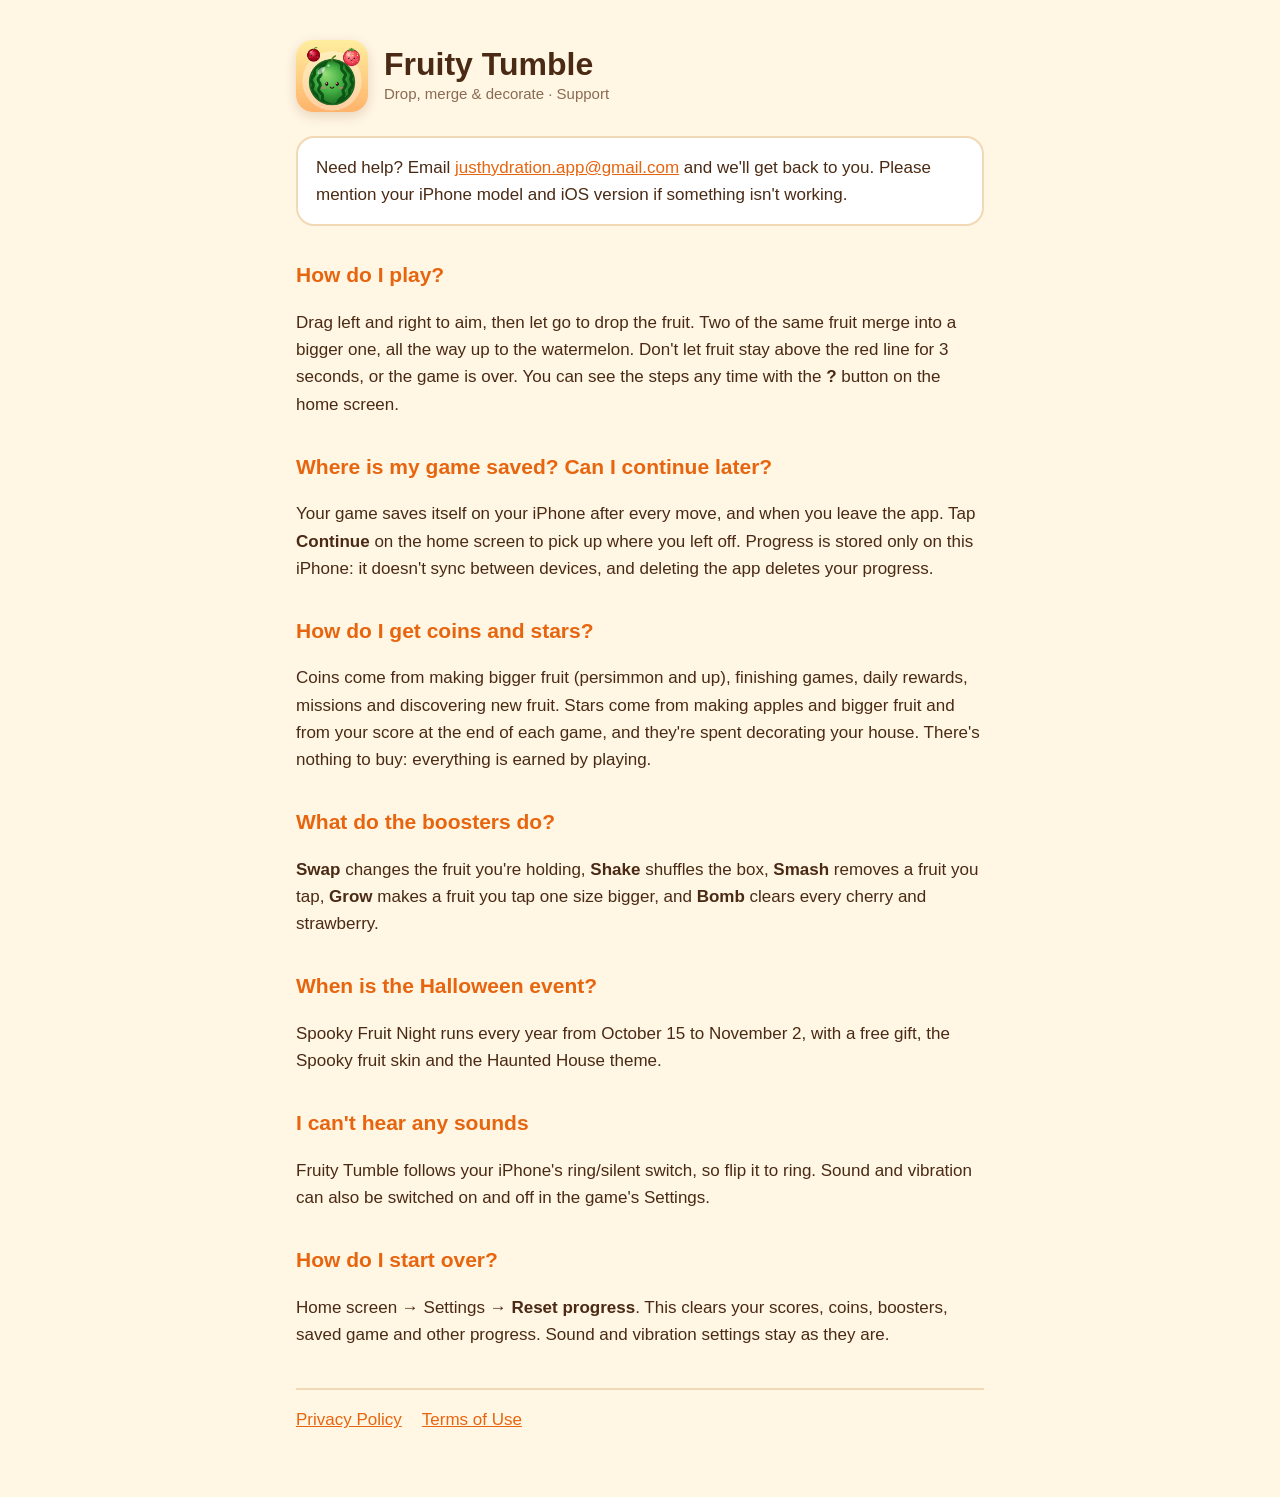
<file: fruitytumble/index.html>
<!doctype html>
<html lang="en">
<head>
  <meta charset="utf-8">
  <meta name="viewport" content="width=device-width, initial-scale=1">
  <title>Fruity Tumble – Support</title>
  <meta name="description" content="Help and answers for Fruity Tumble, the cozy fruit-merging puzzle game for iPhone.">
  <link rel="stylesheet" href="style.css">
</head>
<body>
<main>
  <header>
    <img src="icon.png" alt="Fruity Tumble app icon">
    <div>
      <h1>Fruity Tumble</h1>
      <div class="muted">Drop, merge &amp; decorate · Support</div>
    </div>
  </header>

  <div class="card">
    Need help? Email <a href="mailto:justhydration.app@gmail.com">justhydration.app@gmail.com</a> and we'll get back
    to you. Please mention your iPhone model and iOS version if something isn't working.
  </div>

  <h2>How do I play?</h2>
  <p>Drag left and right to aim, then let go to drop the fruit. Two of the same fruit merge into a bigger one, all the
  way up to the watermelon. Don't let fruit stay above the red line for 3 seconds, or the game is over. You can see the
  steps any time with the <strong>?</strong> button on the home screen.</p>

  <h2>Where is my game saved? Can I continue later?</h2>
  <p>Your game saves itself on your iPhone after every move, and when you leave the app. Tap
  <strong>Continue</strong> on the home screen to pick up where you left off. Progress is stored only on this iPhone:
  it doesn't sync between devices, and deleting the app deletes your progress.</p>

  <h2>How do I get coins and stars?</h2>
  <p>Coins come from making bigger fruit (persimmon and up), finishing games, daily rewards, missions and discovering
  new fruit. Stars come from making apples and bigger fruit and from your score at the end of each game, and they're
  spent decorating your house. There's nothing to buy: everything is earned by playing.</p>

  <h2>What do the boosters do?</h2>
  <p><strong>Swap</strong> changes the fruit you're holding, <strong>Shake</strong> shuffles the box,
  <strong>Smash</strong> removes a fruit you tap, <strong>Grow</strong> makes a fruit you tap one size bigger, and
  <strong>Bomb</strong> clears every cherry and strawberry.</p>

  <h2>When is the Halloween event?</h2>
  <p>Spooky Fruit Night runs every year from October 15 to November 2, with a free gift, the Spooky fruit skin and the
  Haunted House theme.</p>

  <h2>I can't hear any sounds</h2>
  <p>Fruity Tumble follows your iPhone's ring/silent switch, so flip it to ring. Sound and vibration can also be
  switched on and off in the game's Settings.</p>

  <h2>How do I start over?</h2>
  <p>Home screen → Settings → <strong>Reset progress</strong>. This clears your scores, coins, boosters, saved game
  and other progress. Sound and vibration settings stay as they are.</p>

  <nav>
    <a href="privacy.html">Privacy Policy</a>
    <a href="https://www.apple.com/legal/internet-services/itunes/dev/stdeula/" rel="noopener">Terms of Use</a>
  </nav>
</main>
</body>
</html>
</file>
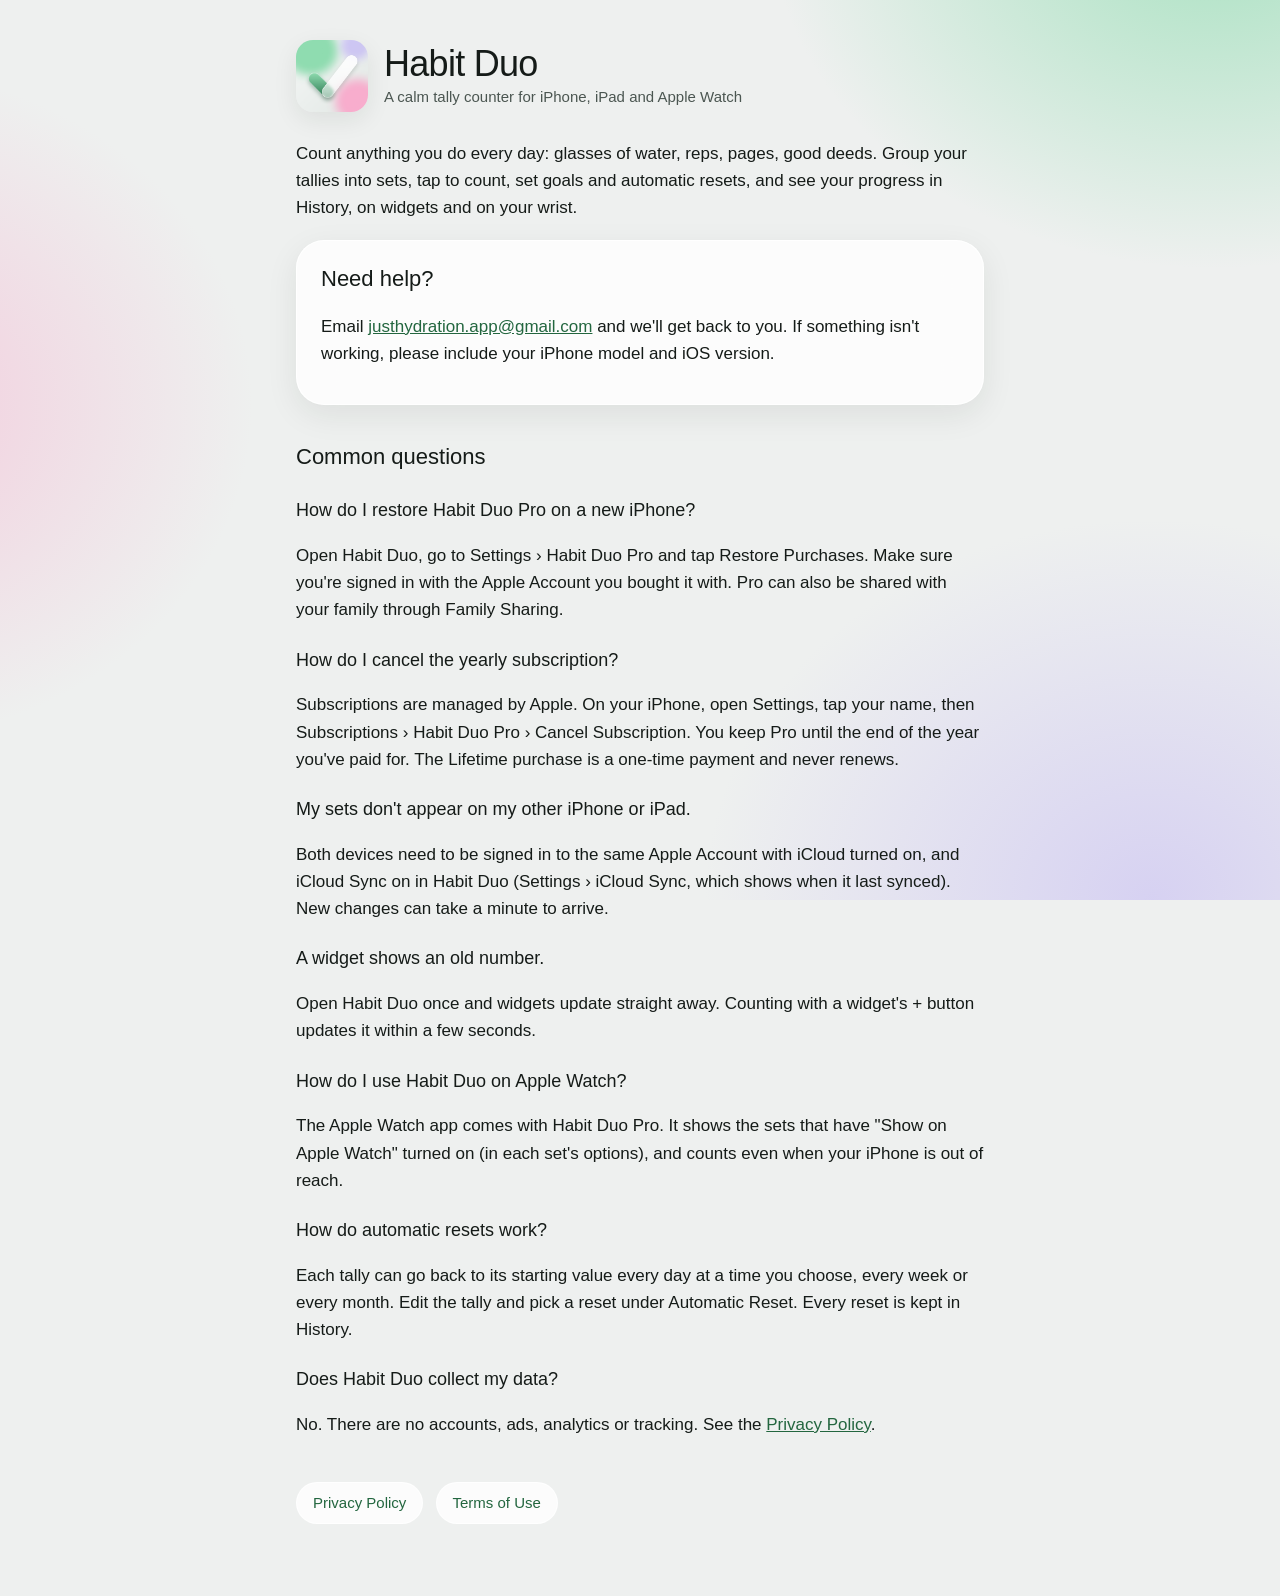
<file: habitduo/index.html>
<!doctype html>
<html lang="en">
<head>
  <meta charset="utf-8">
  <meta name="viewport" content="width=device-width, initial-scale=1">
  <title>Habit Duo – Support</title>
  <link rel="stylesheet" href="style.css">
</head>
<body>
<main>
  <header>
    <img src="icon.png" alt="Habit Duo app icon">
    <div>
      <h1>Habit Duo</h1>
      <div class="muted">A calm tally counter for iPhone, iPad and Apple Watch</div>
    </div>
  </header>

  <p>Count anything you do every day: glasses of water, reps, pages, good deeds. Group your tallies into sets, tap
  to count, set goals and automatic resets, and see your progress in History, on widgets and on your wrist.</p>

  <div class="card">
    <h2 style="margin-top:0">Need help?</h2>
    <p>Email <a href="mailto:justhydration.app@gmail.com">justhydration.app@gmail.com</a> and we'll get back to you.
    If something isn't working, please include your iPhone model and iOS version.</p>
  </div>

  <h2>Common questions</h2>

  <h3>How do I restore Habit Duo Pro on a new iPhone?</h3>
  <p>Open Habit Duo, go to Settings › Habit Duo Pro and tap Restore Purchases. Make sure you're signed in with the
  Apple Account you bought it with. Pro can also be shared with your family through Family Sharing.</p>

  <h3>How do I cancel the yearly subscription?</h3>
  <p>Subscriptions are managed by Apple. On your iPhone, open Settings, tap your name, then Subscriptions › Habit Duo
  Pro › Cancel Subscription. You keep Pro until the end of the year you've paid for. The Lifetime purchase is a
  one-time payment and never renews.</p>

  <h3>My sets don't appear on my other iPhone or iPad.</h3>
  <p>Both devices need to be signed in to the same Apple Account with iCloud turned on, and iCloud Sync on in Habit
  Duo (Settings › iCloud Sync, which shows when it last synced). New changes can take a minute to arrive.</p>

  <h3>A widget shows an old number.</h3>
  <p>Open Habit Duo once and widgets update straight away. Counting with a widget's + button updates it within a few
  seconds.</p>

  <h3>How do I use Habit Duo on Apple Watch?</h3>
  <p>The Apple Watch app comes with Habit Duo Pro. It shows the sets that have "Show on Apple Watch" turned on (in
  each set's options), and counts even when your iPhone is out of reach.</p>

  <h3>How do automatic resets work?</h3>
  <p>Each tally can go back to its starting value every day at a time you choose, every week or every month. Edit
  the tally and pick a reset under Automatic Reset. Every reset is kept in History.</p>

  <h3>Does Habit Duo collect my data?</h3>
  <p>No. There are no accounts, ads, analytics or tracking. See the <a href="privacy.html">Privacy Policy</a>.</p>

  <nav>
    <a href="privacy.html">Privacy Policy</a>
    <a href="https://www.apple.com/legal/internet-services/itunes/dev/stdeula/" rel="noopener">Terms of Use</a>
  </nav>
</main>
</body>
</html>
</file>
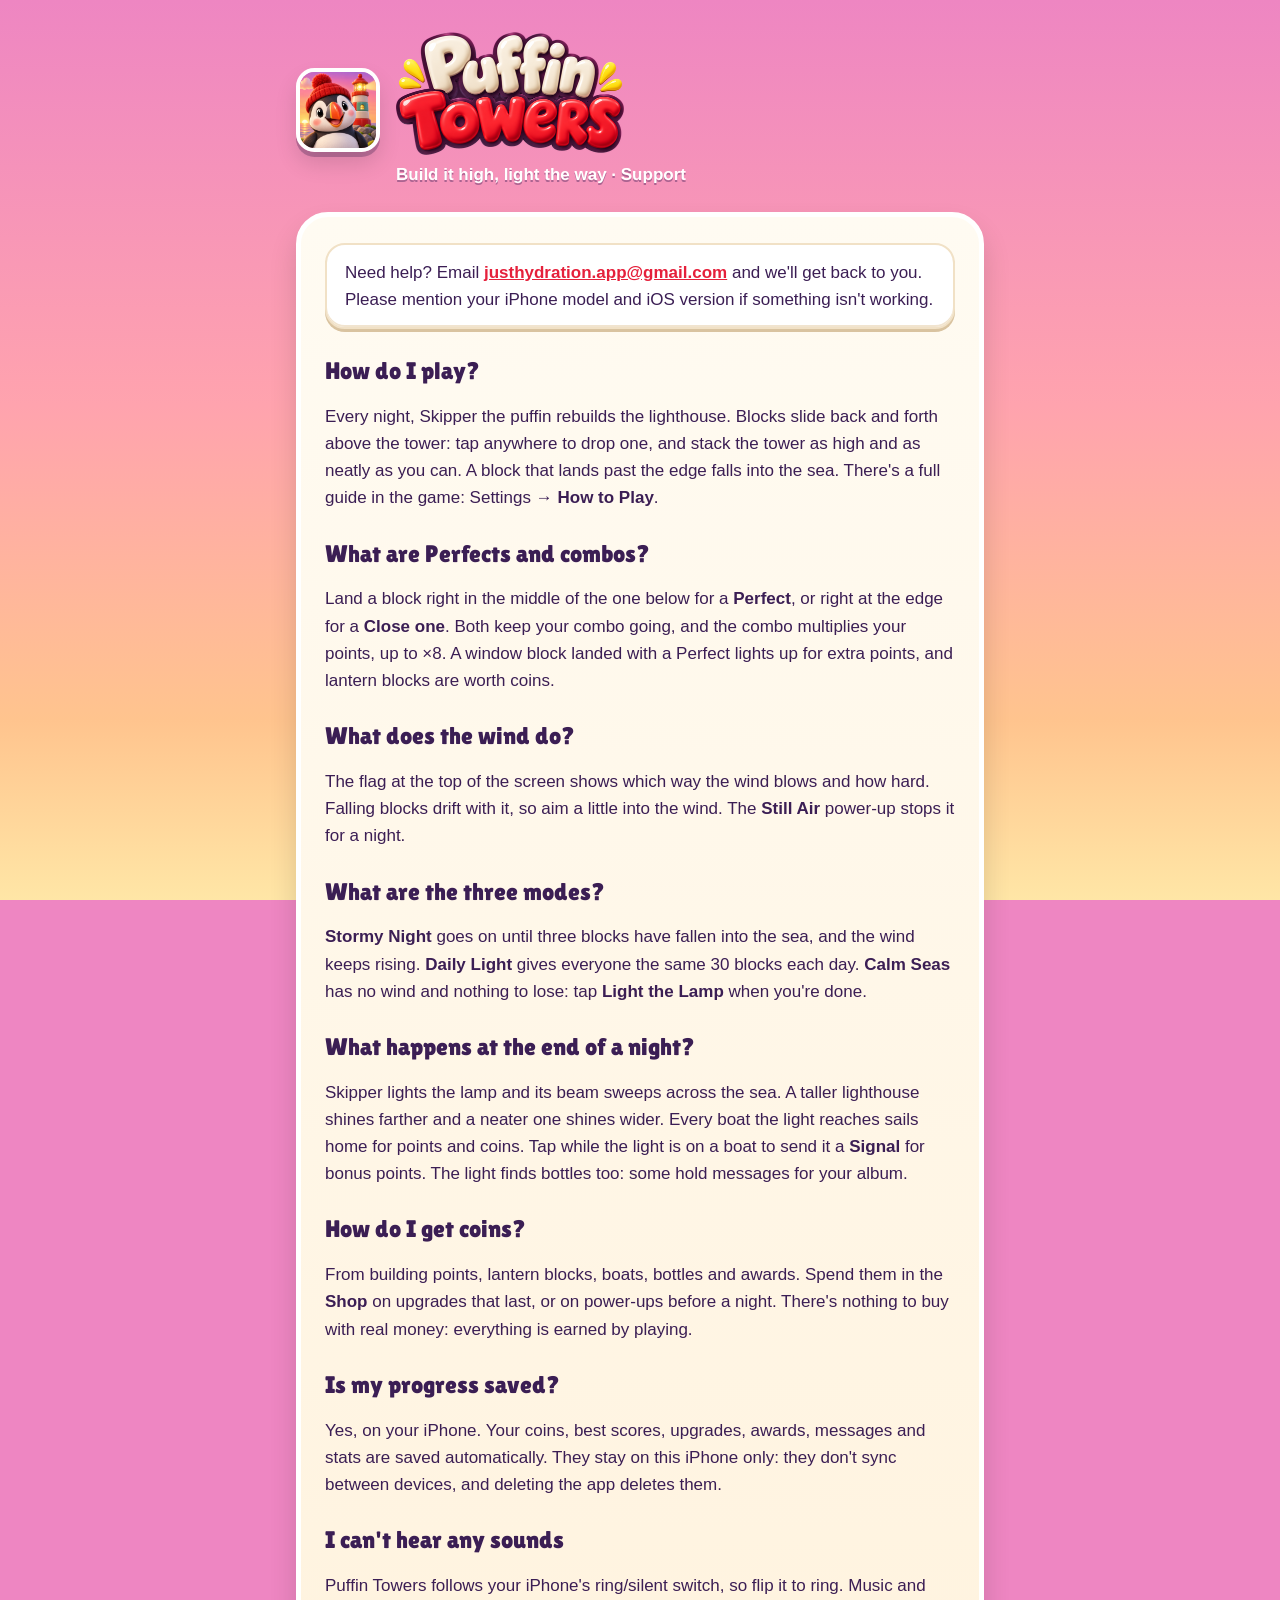
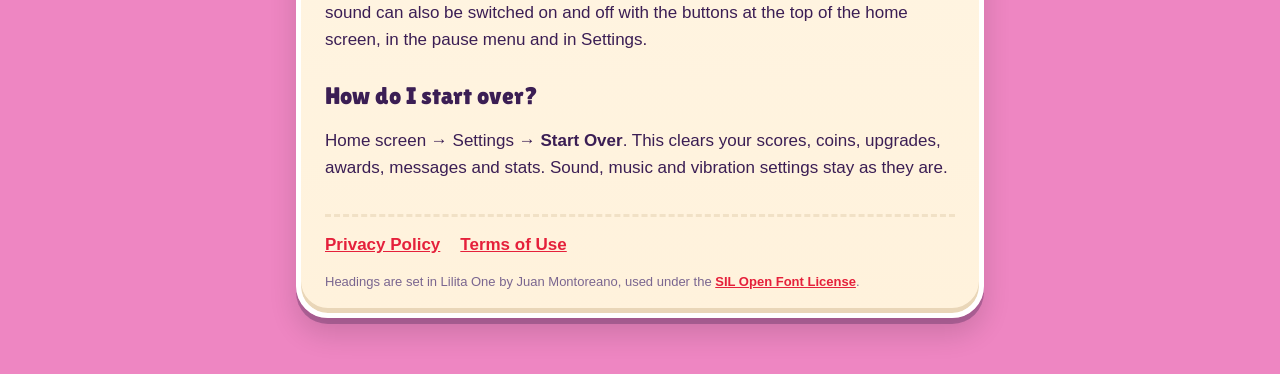
<file: hungryhighness/index.html>
<!doctype html>
<html lang="en">
<head>
  <meta charset="utf-8">
  <meta name="viewport" content="width=device-width, initial-scale=1">
  <title>Puffin Towers</title>
  <meta http-equiv="refresh" content="0; url=https://justhydration.github.io/puffintowers/">
  <link rel="canonical" href="https://justhydration.github.io/puffintowers/">
</head>
<body>
  <p>This game is now <a href="https://justhydration.github.io/puffintowers/">Puffin Towers</a>.</p>
</body>
</html>
</file>
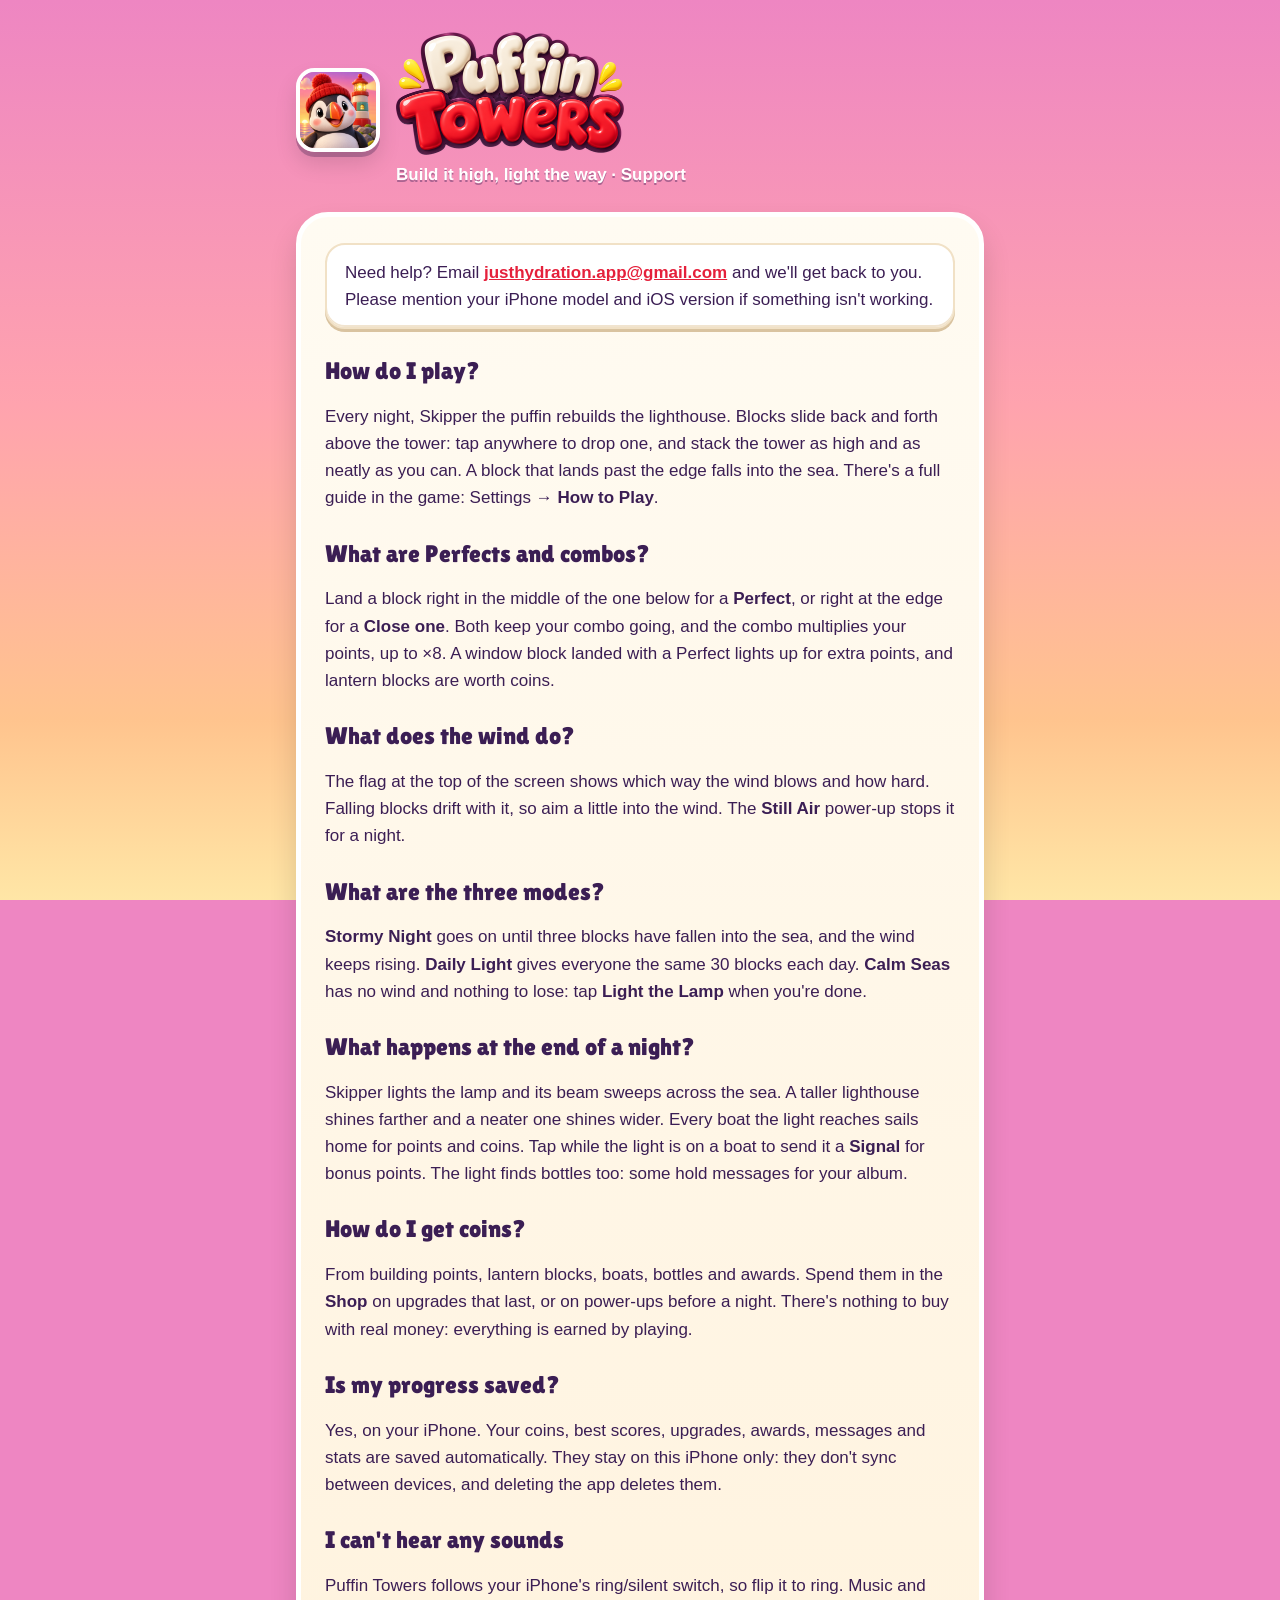
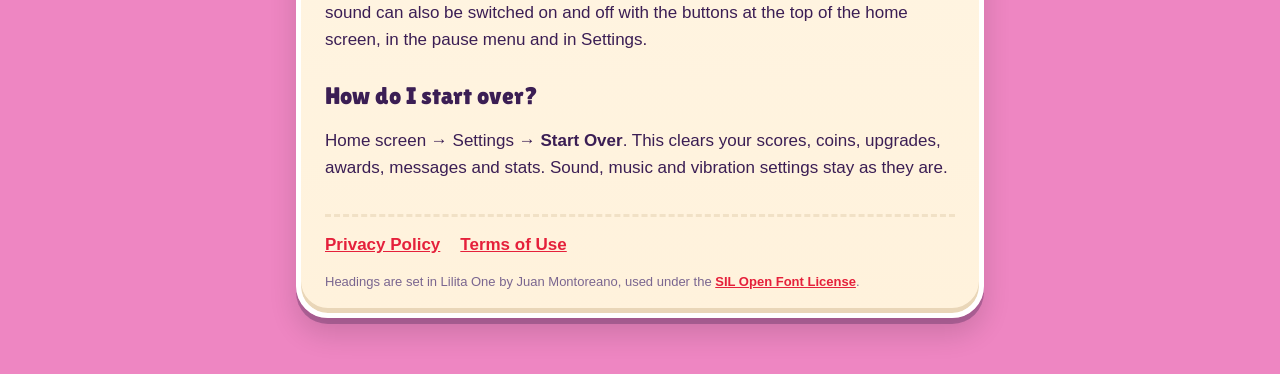
<file: puffintowers/index.html>
<!doctype html>
<html lang="en">
<head>
  <meta charset="utf-8">
  <meta name="viewport" content="width=device-width, initial-scale=1">
  <title>Puffin Towers – Support</title>
  <meta name="description" content="Help and answers for Puffin Towers, the lighthouse-stacking game for iPhone.">
  <link rel="stylesheet" href="style.css">
  <link rel="icon" type="image/png" href="icon.png">
  <link rel="apple-touch-icon" href="icon.png">
</head>
<body>
<main>
  <header>
    <img class="icon" src="icon.png" alt="Puffin Towers app icon" width="84" height="84">
    <div>
      <h1><img class="logo" src="logo.png" alt="Puffin Towers" width="228" height="123"></h1>
      <div class="tagline">Build it high, light the way · Support</div>
    </div>
  </header>

  <div class="sheet">
    <div class="card">
      Need help? Email <a href="mailto:justhydration.app@gmail.com">justhydration.app@gmail.com</a> and we'll get back
      to you. Please mention your iPhone model and iOS version if something isn't working.
    </div>

    <h2>How do I play?</h2>
    <p>Every night, Skipper the puffin rebuilds the lighthouse. Blocks slide back and forth above the tower: tap
    anywhere to drop one, and stack the tower as high and as neatly as you can. A block that lands past the edge falls
    into the sea. There's a full guide in the game: Settings → <strong>How to Play</strong>.</p>

    <h2>What are Perfects and combos?</h2>
    <p>Land a block right in the middle of the one below for a <strong>Perfect</strong>, or right at the edge for a
    <strong>Close one</strong>. Both keep your combo going, and the combo multiplies your points, up to ×8. A window block
    landed with a Perfect lights up for extra points, and lantern blocks are worth coins.</p>

    <h2>What does the wind do?</h2>
    <p>The flag at the top of the screen shows which way the wind blows and how hard. Falling blocks drift with it, so
    aim a little into the wind. The <strong>Still Air</strong> power-up stops it for a night.</p>

    <h2>What are the three modes?</h2>
    <p><strong>Stormy Night</strong> goes on until three blocks have fallen into the sea, and the wind keeps rising.
    <strong>Daily Light</strong> gives everyone the same 30 blocks each day. <strong>Calm Seas</strong> has no wind and
    nothing to lose: tap <strong>Light the Lamp</strong> when you're done.</p>

    <h2>What happens at the end of a night?</h2>
    <p>Skipper lights the lamp and its beam sweeps across the sea. A taller lighthouse shines farther and a neater one
    shines wider. Every boat the light reaches sails home for points and coins. Tap while the light is on a boat to send
    it a <strong>Signal</strong> for bonus points. The light finds bottles too: some hold messages for your album.</p>

    <h2>How do I get coins?</h2>
    <p>From building points, lantern blocks, boats, bottles and awards. Spend them in the <strong>Shop</strong> on
    upgrades that last, or on power-ups before a night. There's nothing to buy with real money: everything is earned by
    playing.</p>

    <h2>Is my progress saved?</h2>
    <p>Yes, on your iPhone. Your coins, best scores, upgrades, awards, messages and stats are saved automatically. They
    stay on this iPhone only: they don't sync between devices, and deleting the app deletes them.</p>

    <h2>I can't hear any sounds</h2>
    <p>Puffin Towers follows your iPhone's ring/silent switch, so flip it to ring. Music and sound can also be switched
    on and off with the buttons at the top of the home screen, in the pause menu and in Settings.</p>

    <h2>How do I start over?</h2>
    <p>Home screen → Settings → <strong>Start Over</strong>. This clears your scores, coins, upgrades, awards, messages
    and stats. Sound, music and vibration settings stay as they are.</p>

    <nav>
      <a href="privacy.html">Privacy Policy</a>
      <a href="https://www.apple.com/legal/internet-services/itunes/dev/stdeula/" rel="noopener">Terms of Use</a>
    </nav>
    <p class="credits">Headings are set in Lilita One by Juan Montoreano, used under the
    <a href="fonts/LilitaOne-OFL.txt">SIL Open Font License</a>.</p>
  </div>
</main>
</body>
</html>
</file>
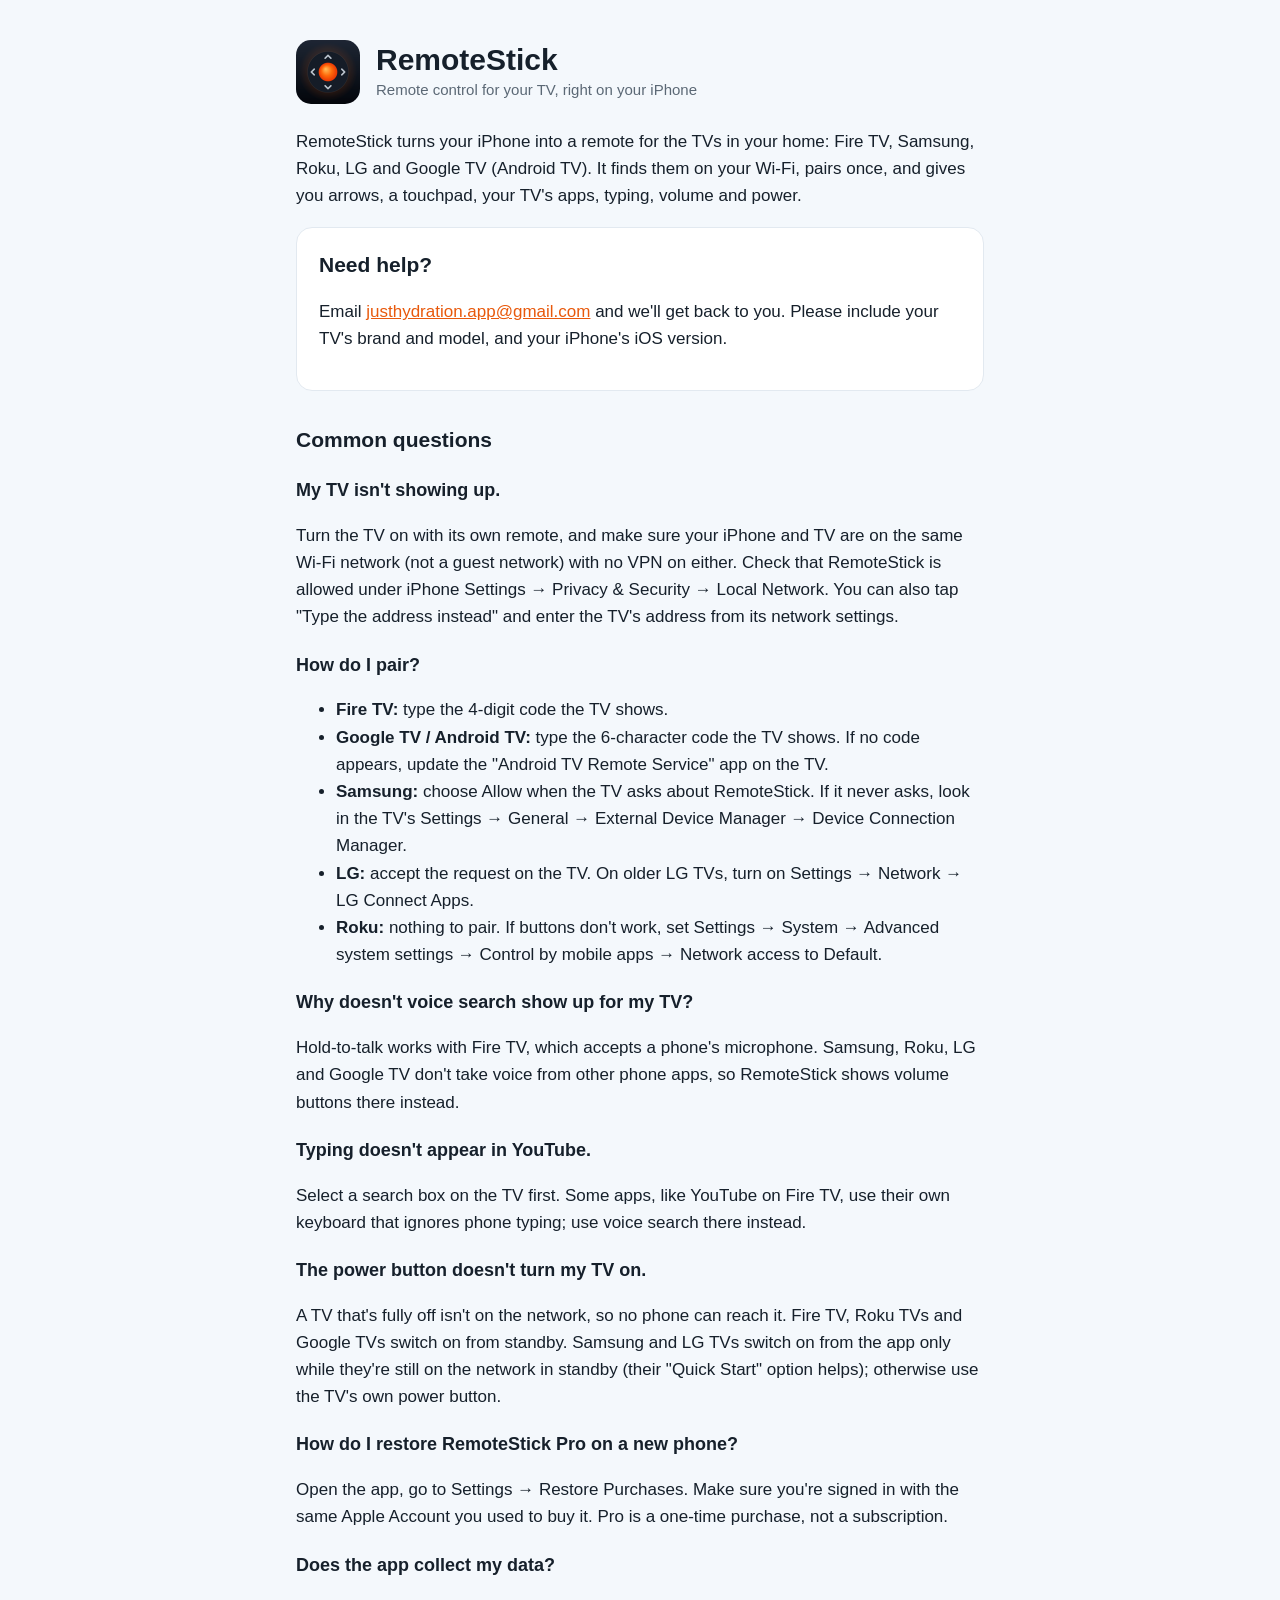
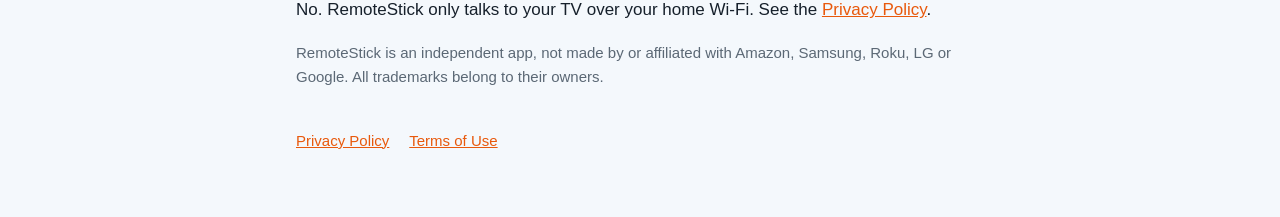
<file: remotestick/index.html>
<!doctype html>
<html lang="en">
<head>
  <meta charset="utf-8">
  <meta name="viewport" content="width=device-width, initial-scale=1">
  <title>RemoteStick – Support</title>
  <link rel="stylesheet" href="style.css">
</head>
<body>
<main>
  <header>
    <img src="icon.png" alt="RemoteStick app icon">
    <div>
      <h1>RemoteStick</h1>
      <div class="muted">Remote control for your TV, right on your iPhone</div>
    </div>
  </header>

  <p>RemoteStick turns your iPhone into a remote for the TVs in your home: Fire TV, Samsung, Roku, LG and Google TV
  (Android TV). It finds them on your Wi-Fi, pairs once, and gives you arrows, a touchpad, your TV's apps, typing,
  volume and power.</p>

  <div class="card">
    <h2 style="margin-top:0">Need help?</h2>
    <p>Email <a href="mailto:justhydration.app@gmail.com">justhydration.app@gmail.com</a> and we'll get back to you.
    Please include your TV's brand and model, and your iPhone's iOS version.</p>
  </div>

  <h2>Common questions</h2>

  <h3>My TV isn't showing up.</h3>
  <p>Turn the TV on with its own remote, and make sure your iPhone and TV are on the same Wi-Fi network (not a guest
  network) with no VPN on either. Check that RemoteStick is allowed under iPhone Settings → Privacy &amp; Security →
  Local Network. You can also tap "Type the address instead" and enter the TV's address from its network settings.</p>

  <h3>How do I pair?</h3>
  <ul>
    <li><strong>Fire TV:</strong> type the 4-digit code the TV shows.</li>
    <li><strong>Google TV / Android TV:</strong> type the 6-character code the TV shows. If no code appears, update the
      "Android TV Remote Service" app on the TV.</li>
    <li><strong>Samsung:</strong> choose Allow when the TV asks about RemoteStick. If it never asks, look in the TV's
      Settings → General → External Device Manager → Device Connection Manager.</li>
    <li><strong>LG:</strong> accept the request on the TV. On older LG TVs, turn on Settings → Network → LG Connect
      Apps.</li>
    <li><strong>Roku:</strong> nothing to pair. If buttons don't work, set Settings → System → Advanced system settings
      → Control by mobile apps → Network access to Default.</li>
  </ul>

  <h3>Why doesn't voice search show up for my TV?</h3>
  <p>Hold-to-talk works with Fire TV, which accepts a phone's microphone. Samsung, Roku, LG and Google TV don't take
  voice from other phone apps, so RemoteStick shows volume buttons there instead.</p>

  <h3>Typing doesn't appear in YouTube.</h3>
  <p>Select a search box on the TV first. Some apps, like YouTube on Fire TV, use their own keyboard that ignores phone
  typing; use voice search there instead.</p>

  <h3>The power button doesn't turn my TV on.</h3>
  <p>A TV that's fully off isn't on the network, so no phone can reach it. Fire TV, Roku TVs and Google TVs switch on
  from standby. Samsung and LG TVs switch on from the app only while they're still on the network in standby (their
  "Quick Start" option helps); otherwise use the TV's own power button.</p>

  <h3>How do I restore RemoteStick Pro on a new phone?</h3>
  <p>Open the app, go to Settings → Restore Purchases. Make sure you're signed in with the same Apple Account you used
  to buy it. Pro is a one-time purchase, not a subscription.</p>

  <h3>Does the app collect my data?</h3>
  <p>No. RemoteStick only talks to your TV over your home Wi-Fi. See the <a href="privacy.html">Privacy Policy</a>.</p>

  <p class="muted">RemoteStick is an independent app, not made by or affiliated with Amazon, Samsung, Roku, LG or
  Google. All trademarks belong to their owners.</p>

  <nav>
    <a href="privacy.html">Privacy Policy</a>
    <a href="https://www.apple.com/legal/internet-services/itunes/dev/stdeula/" rel="noopener">Terms of Use</a>
  </nav>
</main>
</body>
</html>
</file>
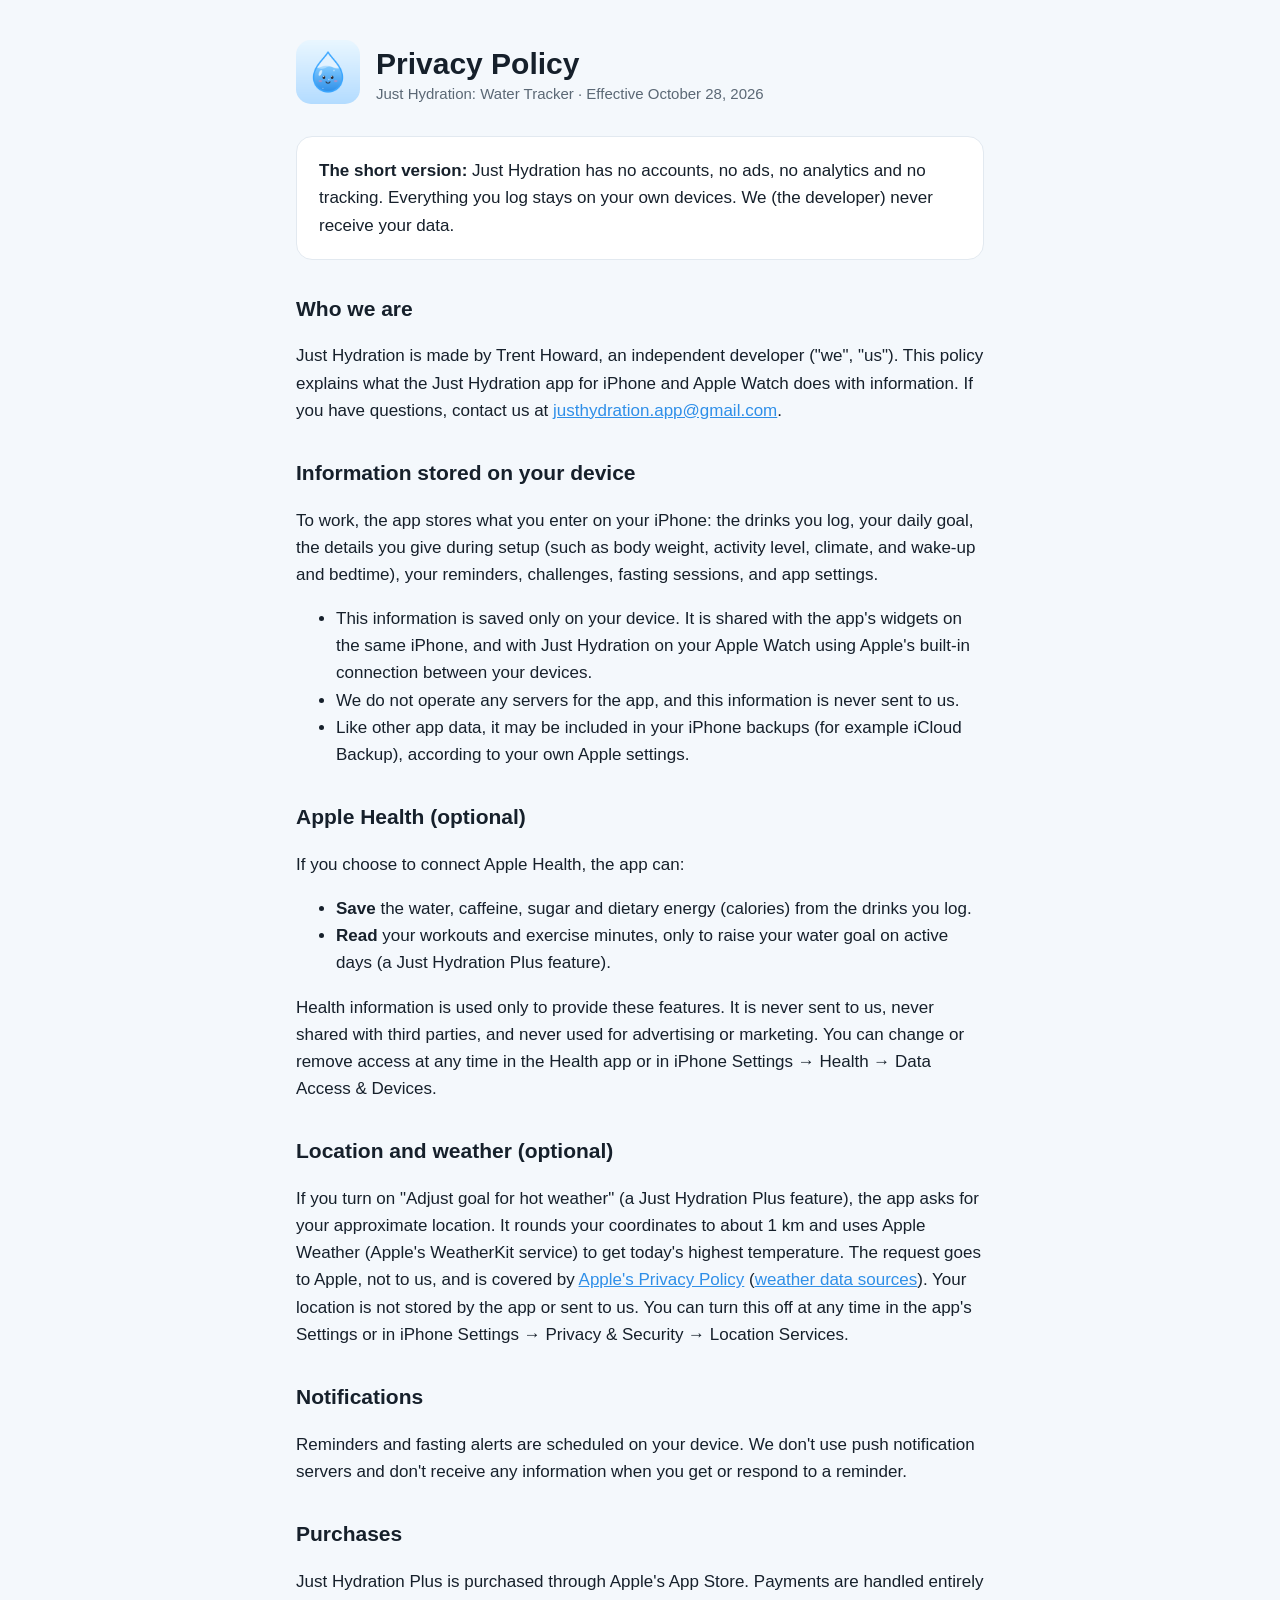
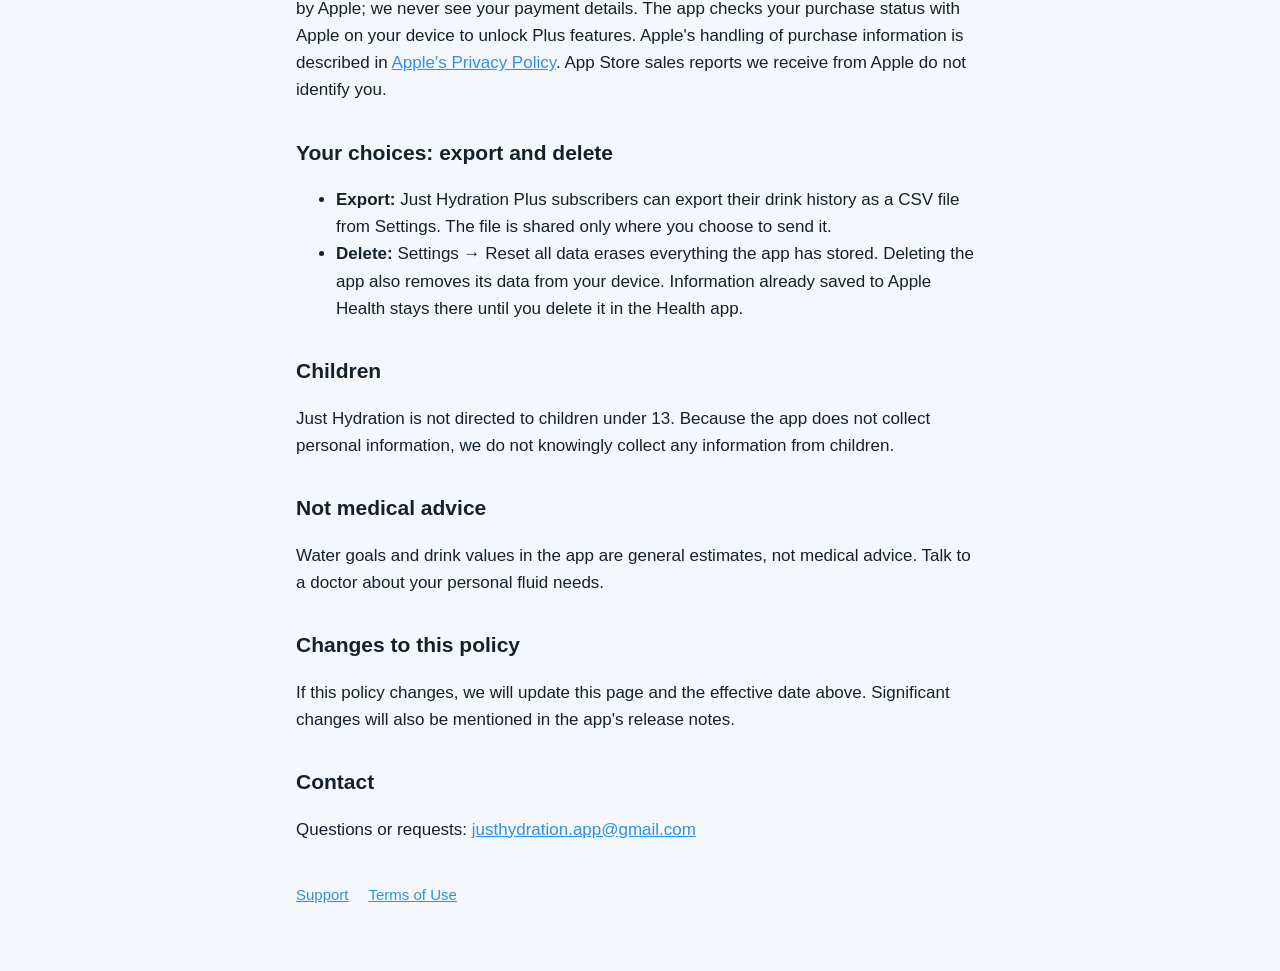
<file: privacy.html>
<!doctype html>
<html lang="en">
<head>
  <meta charset="utf-8">
  <meta name="viewport" content="width=device-width, initial-scale=1">
  <title>Privacy Policy – Just Hydration</title>
  <link rel="stylesheet" href="style.css">
</head>
<body>
<main>
  <header>
    <a href="index.html"><img src="icon.png" alt=""></a>
    <div>
      <h1>Privacy Policy</h1>
      <div class="muted">Just Hydration: Water Tracker · Effective October 28, 2026</div>
    </div>
  </header>

  <div class="card">
    <strong>The short version:</strong> Just Hydration has no accounts, no ads, no analytics and no tracking.
    Everything you log stays on your own devices. We (the developer) never receive your data.
  </div>

  <h2>Who we are</h2>
  <p>Just Hydration is made by Trent Howard, an independent developer ("we", "us"). This policy explains what
  the Just Hydration app for iPhone and Apple Watch does with information. If you have questions, contact us at
  <a href="mailto:justhydration.app@gmail.com">justhydration.app@gmail.com</a>.</p>

  <h2>Information stored on your device</h2>
  <p>To work, the app stores what you enter on your iPhone: the drinks you log, your daily goal, the details you
  give during setup (such as body weight, activity level, climate, and wake-up and bedtime), your reminders,
  challenges, fasting sessions, and app settings.</p>
  <ul>
    <li>This information is saved only on your device. It is shared with the app's widgets on the same iPhone, and
      with Just Hydration on your Apple Watch using Apple's built-in connection between your devices.</li>
    <li>We do not operate any servers for the app, and this information is never sent to us.</li>
    <li>Like other app data, it may be included in your iPhone backups (for example iCloud Backup), according to your
      own Apple settings.</li>
  </ul>

  <h2>Apple Health (optional)</h2>
  <p>If you choose to connect Apple Health, the app can:</p>
  <ul>
    <li><strong>Save</strong> the water, caffeine, sugar and dietary energy (calories) from the drinks you log.</li>
    <li><strong>Read</strong> your workouts and exercise minutes, only to raise your water goal on active days
      (a Just Hydration Plus feature).</li>
  </ul>
  <p>Health information is used only to provide these features. It is never sent to us, never shared with third
  parties, and never used for advertising or marketing. You can change or remove access at any time in the Health
  app or in iPhone Settings → Health → Data Access &amp; Devices.</p>

  <h2>Location and weather (optional)</h2>
  <p>If you turn on "Adjust goal for hot weather" (a Just Hydration Plus feature), the app asks for your approximate
  location. It rounds your coordinates to about 1 km and uses Apple Weather (Apple's WeatherKit service) to get today's
  highest temperature. The request goes to Apple, not to us, and is covered by
  <a href="https://www.apple.com/legal/privacy/" rel="noopener">Apple's Privacy Policy</a>
  (<a href="https://weatherkit.apple.com/legal-attribution.html" rel="noopener">weather data sources</a>). Your location is not stored by the app or sent to us. You can turn this off at any time in the app's
  Settings or in iPhone Settings → Privacy &amp; Security → Location Services.</p>

  <h2>Notifications</h2>
  <p>Reminders and fasting alerts are scheduled on your device. We don't use push notification servers and don't
  receive any information when you get or respond to a reminder.</p>

  <h2>Purchases</h2>
  <p>Just Hydration Plus is purchased through Apple's App Store. Payments are handled entirely by Apple; we never see
  your payment details. The app checks your purchase status with Apple on your device to unlock Plus features. Apple's
  handling of purchase information is described in <a href="https://www.apple.com/legal/privacy/" rel="noopener">Apple's
  Privacy Policy</a>. App Store sales reports we receive from Apple do not identify you.</p>

  <h2>Your choices: export and delete</h2>
  <ul>
    <li><strong>Export:</strong> Just Hydration Plus subscribers can export their drink history as a CSV file from
      Settings. The file is shared only where you choose to send it.</li>
    <li><strong>Delete:</strong> Settings → Reset all data erases everything the app has stored. Deleting the app also
      removes its data from your device. Information already saved to Apple Health stays there until you delete it in
      the Health app.</li>
  </ul>

  <h2>Children</h2>
  <p>Just Hydration is not directed to children under 13. Because the app does not collect personal information,
  we do not knowingly collect any information from children.</p>

  <h2>Not medical advice</h2>
  <p>Water goals and drink values in the app are general estimates, not medical advice. Talk to a doctor about your
  personal fluid needs.</p>

  <h2>Changes to this policy</h2>
  <p>If this policy changes, we will update this page and the effective date above. Significant changes will also be
  mentioned in the app's release notes.</p>

  <h2>Contact</h2>
  <p>Questions or requests: <a href="mailto:justhydration.app@gmail.com">justhydration.app@gmail.com</a></p>

  <nav>
    <a href="index.html">Support</a>
    <a href="https://www.apple.com/legal/internet-services/itunes/dev/stdeula/" rel="noopener">Terms of Use</a>
  </nav>
</main>
</body>
</html>
</file>
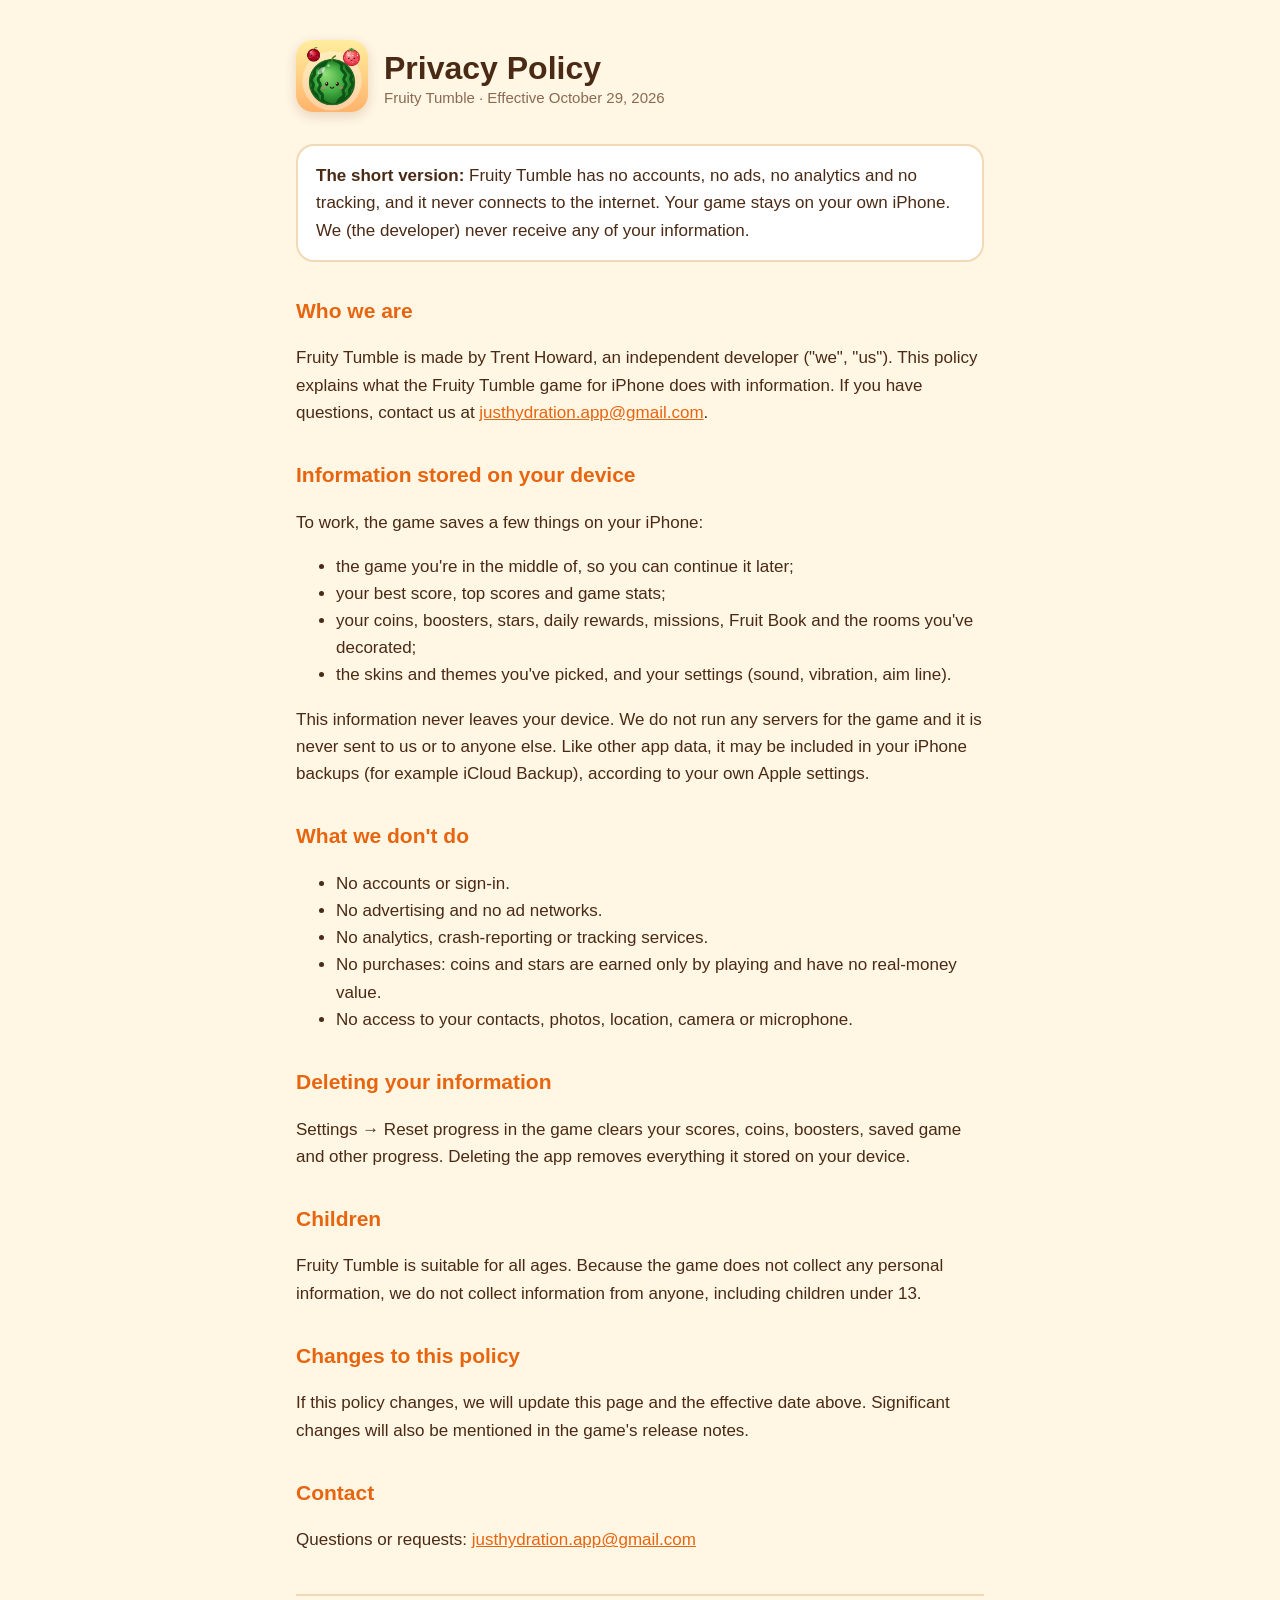
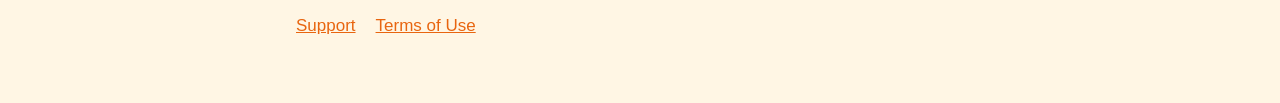
<file: fruitytumble/privacy.html>
<!doctype html>
<html lang="en">
<head>
  <meta charset="utf-8">
  <meta name="viewport" content="width=device-width, initial-scale=1">
  <title>Privacy Policy – Fruity Tumble</title>
  <link rel="stylesheet" href="style.css">
</head>
<body>
<main>
  <header>
    <a href="index.html"><img src="icon.png" alt=""></a>
    <div>
      <h1>Privacy Policy</h1>
      <div class="muted">Fruity Tumble · Effective October 29, 2026</div>
    </div>
  </header>

  <div class="card">
    <strong>The short version:</strong> Fruity Tumble has no accounts, no ads, no analytics and no tracking, and it
    never connects to the internet. Your game stays on your own iPhone. We (the developer) never receive any of your
    information.
  </div>

  <h2>Who we are</h2>
  <p>Fruity Tumble is made by Trent Howard, an independent developer ("we", "us"). This policy explains what the
  Fruity Tumble game for iPhone does with information. If you have questions, contact us at
  <a href="mailto:justhydration.app@gmail.com">justhydration.app@gmail.com</a>.</p>

  <h2>Information stored on your device</h2>
  <p>To work, the game saves a few things on your iPhone:</p>
  <ul>
    <li>the game you're in the middle of, so you can continue it later;</li>
    <li>your best score, top scores and game stats;</li>
    <li>your coins, boosters, stars, daily rewards, missions, Fruit Book and the rooms you've decorated;</li>
    <li>the skins and themes you've picked, and your settings (sound, vibration, aim line).</li>
  </ul>
  <p>This information never leaves your device. We do not run any servers for the game and it is never sent to us
  or to anyone else. Like other app data, it may be included in your iPhone backups (for example iCloud Backup),
  according to your own Apple settings.</p>

  <h2>What we don't do</h2>
  <ul>
    <li>No accounts or sign-in.</li>
    <li>No advertising and no ad networks.</li>
    <li>No analytics, crash-reporting or tracking services.</li>
    <li>No purchases: coins and stars are earned only by playing and have no real-money value.</li>
    <li>No access to your contacts, photos, location, camera or microphone.</li>
  </ul>

  <h2>Deleting your information</h2>
  <p>Settings → Reset progress in the game clears your scores, coins, boosters, saved game and other progress.
  Deleting the app removes everything it stored on your device.</p>

  <h2>Children</h2>
  <p>Fruity Tumble is suitable for all ages. Because the game does not collect any personal information, we do not
  collect information from anyone, including children under 13.</p>

  <h2>Changes to this policy</h2>
  <p>If this policy changes, we will update this page and the effective date above. Significant changes will also be
  mentioned in the game's release notes.</p>

  <h2>Contact</h2>
  <p>Questions or requests: <a href="mailto:justhydration.app@gmail.com">justhydration.app@gmail.com</a></p>

  <nav>
    <a href="index.html">Support</a>
    <a href="https://www.apple.com/legal/internet-services/itunes/dev/stdeula/" rel="noopener">Terms of Use</a>
  </nav>
</main>
</body>
</html>
</file>
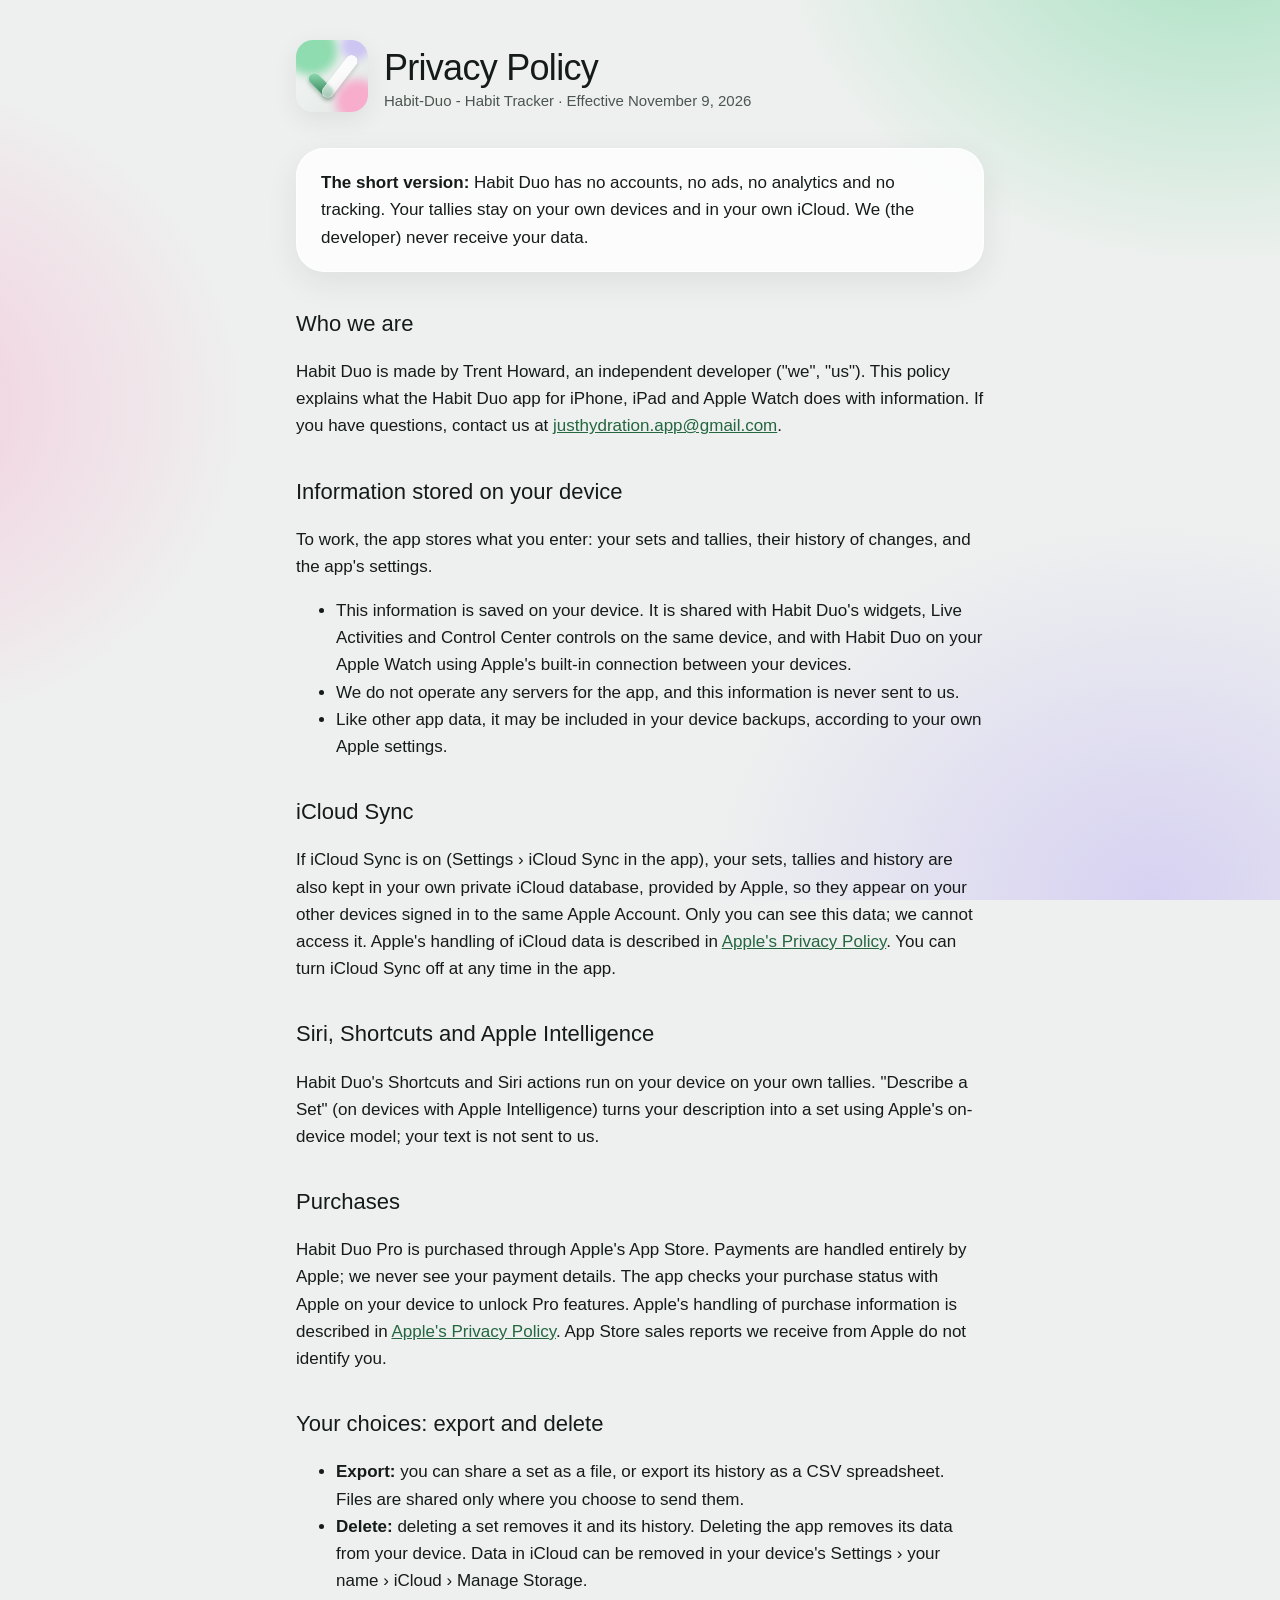
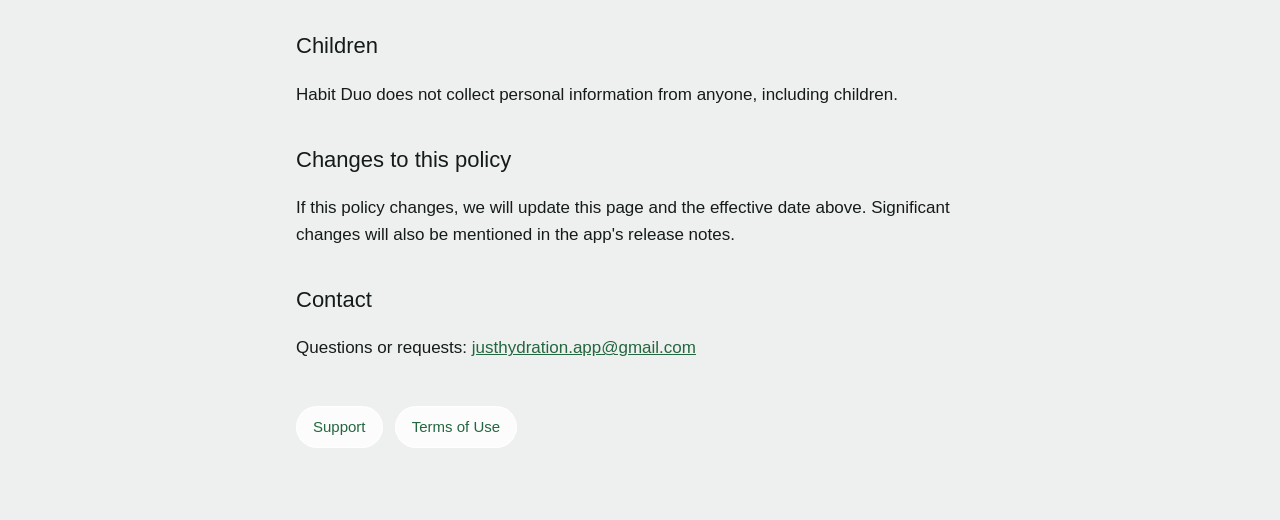
<file: habitduo/privacy.html>
<!doctype html>
<html lang="en">
<head>
  <meta charset="utf-8">
  <meta name="viewport" content="width=device-width, initial-scale=1">
  <title>Privacy Policy – Habit Duo</title>
  <link rel="stylesheet" href="style.css">
</head>
<body>
<main>
  <header>
    <a href="index.html"><img src="icon.png" alt=""></a>
    <div>
      <h1>Privacy Policy</h1>
      <div class="muted">Habit-Duo - Habit Tracker · Effective November 9, 2026</div>
    </div>
  </header>

  <div class="card">
    <strong>The short version:</strong> Habit Duo has no accounts, no ads, no analytics and no tracking. Your
    tallies stay on your own devices and in your own iCloud. We (the developer) never receive your data.
  </div>

  <h2>Who we are</h2>
  <p>Habit Duo is made by Trent Howard, an independent developer ("we", "us"). This policy explains what the Habit
  Duo app for iPhone, iPad and Apple Watch does with information. If you have questions, contact us at
  <a href="mailto:justhydration.app@gmail.com">justhydration.app@gmail.com</a>.</p>

  <h2>Information stored on your device</h2>
  <p>To work, the app stores what you enter: your sets and tallies, their history of changes, and the app's
  settings.</p>
  <ul>
    <li>This information is saved on your device. It is shared with Habit Duo's widgets, Live Activities and Control
      Center controls on the same device, and with Habit Duo on your Apple Watch using Apple's built-in connection
      between your devices.</li>
    <li>We do not operate any servers for the app, and this information is never sent to us.</li>
    <li>Like other app data, it may be included in your device backups, according to your own Apple settings.</li>
  </ul>

  <h2>iCloud Sync</h2>
  <p>If iCloud Sync is on (Settings › iCloud Sync in the app), your sets, tallies and history are also kept in your
  own private iCloud database, provided by Apple, so they appear on your other devices signed in to the same Apple
  Account. Only you can see this data; we cannot access it. Apple's handling of iCloud data is described in
  <a href="https://www.apple.com/legal/privacy/" rel="noopener">Apple's Privacy Policy</a>. You can turn iCloud Sync
  off at any time in the app.</p>

  <h2>Siri, Shortcuts and Apple Intelligence</h2>
  <p>Habit Duo's Shortcuts and Siri actions run on your device on your own tallies. "Describe a Set" (on devices
  with Apple Intelligence) turns your description into a set using Apple's on-device model; your text is not sent to
  us.</p>

  <h2>Purchases</h2>
  <p>Habit Duo Pro is purchased through Apple's App Store. Payments are handled entirely by Apple; we never see your
  payment details. The app checks your purchase status with Apple on your device to unlock Pro features. Apple's
  handling of purchase information is described in <a href="https://www.apple.com/legal/privacy/" rel="noopener">Apple's
  Privacy Policy</a>. App Store sales reports we receive from Apple do not identify you.</p>

  <h2>Your choices: export and delete</h2>
  <ul>
    <li><strong>Export:</strong> you can share a set as a file, or export its history as a CSV spreadsheet. Files are
      shared only where you choose to send them.</li>
    <li><strong>Delete:</strong> deleting a set removes it and its history. Deleting the app removes its data from
      your device. Data in iCloud can be removed in your device's Settings › your name › iCloud › Manage Storage.</li>
  </ul>

  <h2>Children</h2>
  <p>Habit Duo does not collect personal information from anyone, including children.</p>

  <h2>Changes to this policy</h2>
  <p>If this policy changes, we will update this page and the effective date above. Significant changes will also be
  mentioned in the app's release notes.</p>

  <h2>Contact</h2>
  <p>Questions or requests: <a href="mailto:justhydration.app@gmail.com">justhydration.app@gmail.com</a></p>

  <nav>
    <a href="index.html">Support</a>
    <a href="https://www.apple.com/legal/internet-services/itunes/dev/stdeula/" rel="noopener">Terms of Use</a>
  </nav>
</main>
</body>
</html>
</file>
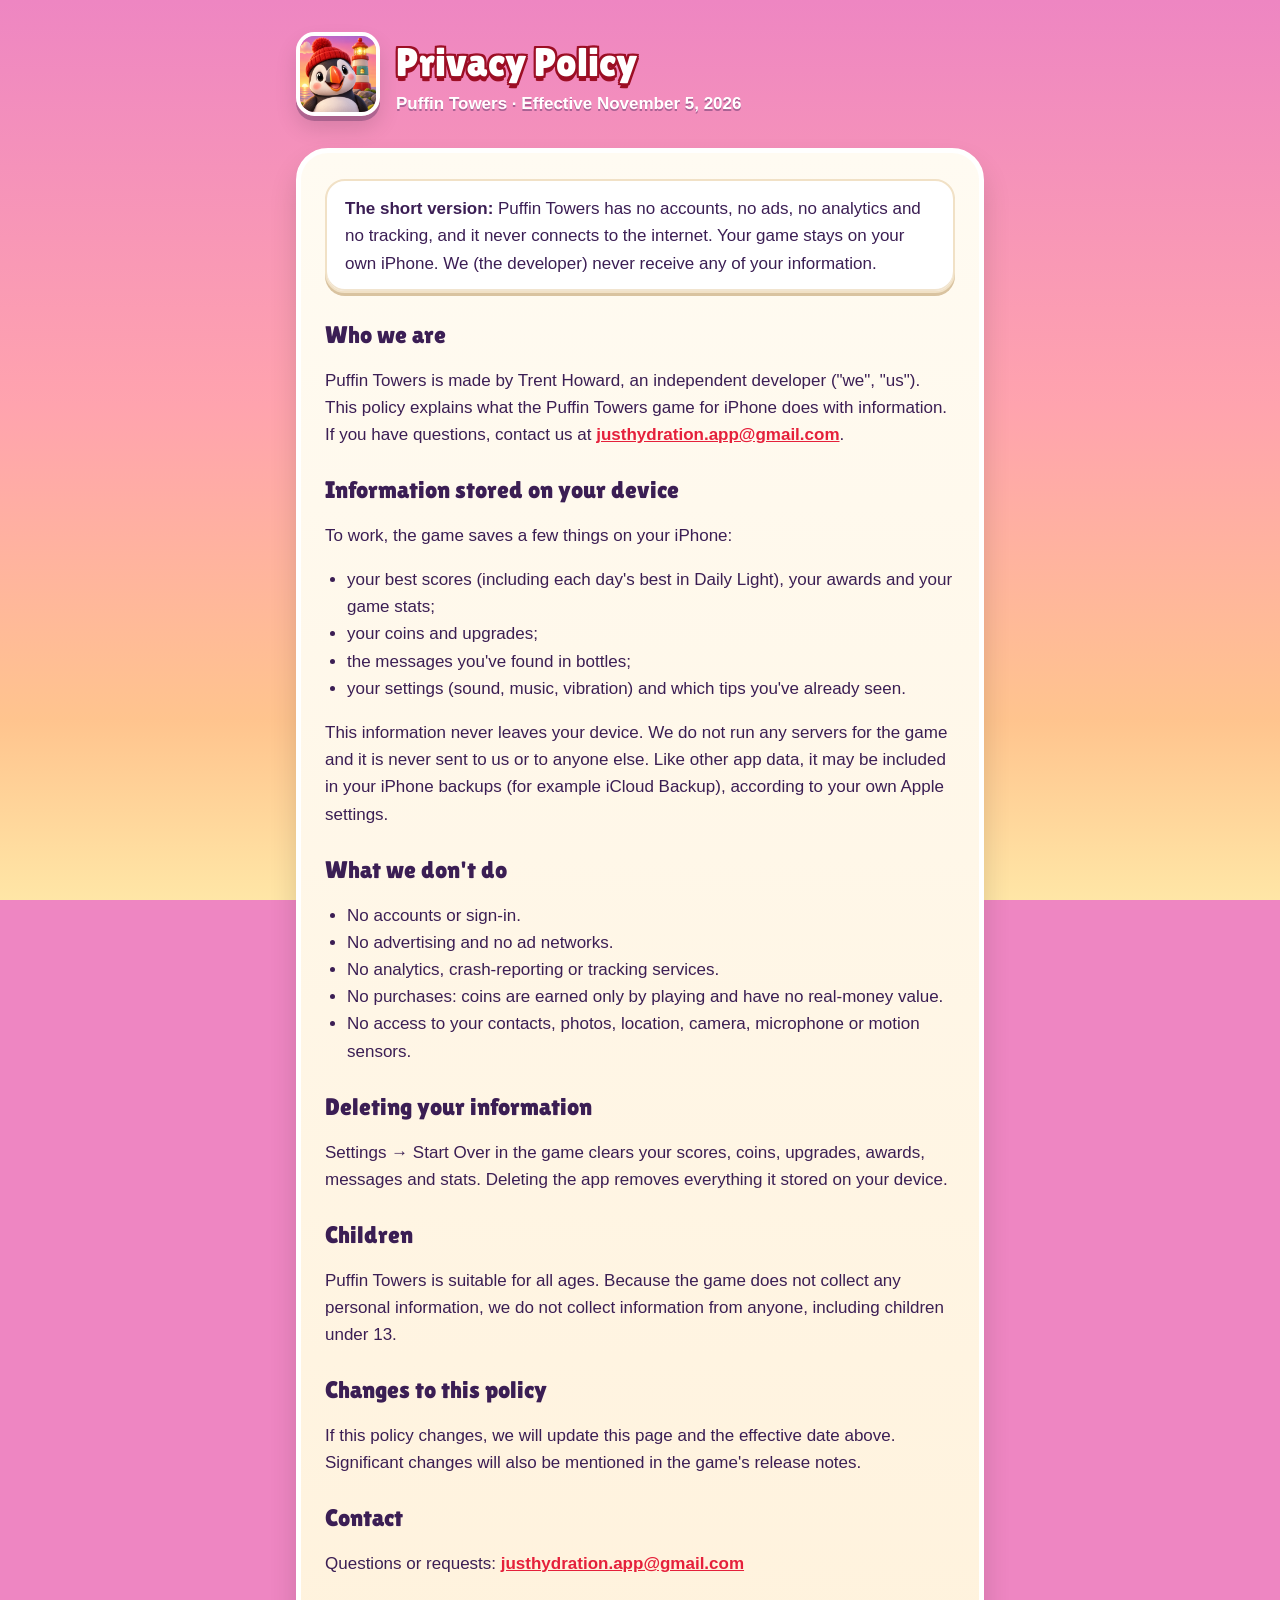
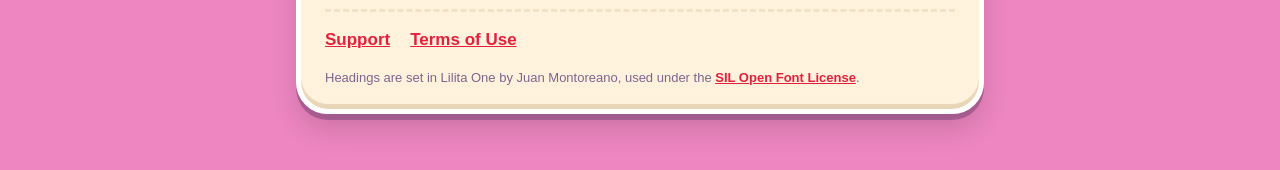
<file: hungryhighness/privacy.html>
<!doctype html>
<html lang="en">
<head>
  <meta charset="utf-8">
  <meta name="viewport" content="width=device-width, initial-scale=1">
  <title>Puffin Towers</title>
  <meta http-equiv="refresh" content="0; url=https://justhydration.github.io/puffintowers/privacy.html">
  <link rel="canonical" href="https://justhydration.github.io/puffintowers/privacy.html">
</head>
<body>
  <p>This game is now <a href="https://justhydration.github.io/puffintowers/privacy.html">Puffin Towers</a>.</p>
</body>
</html>
</file>
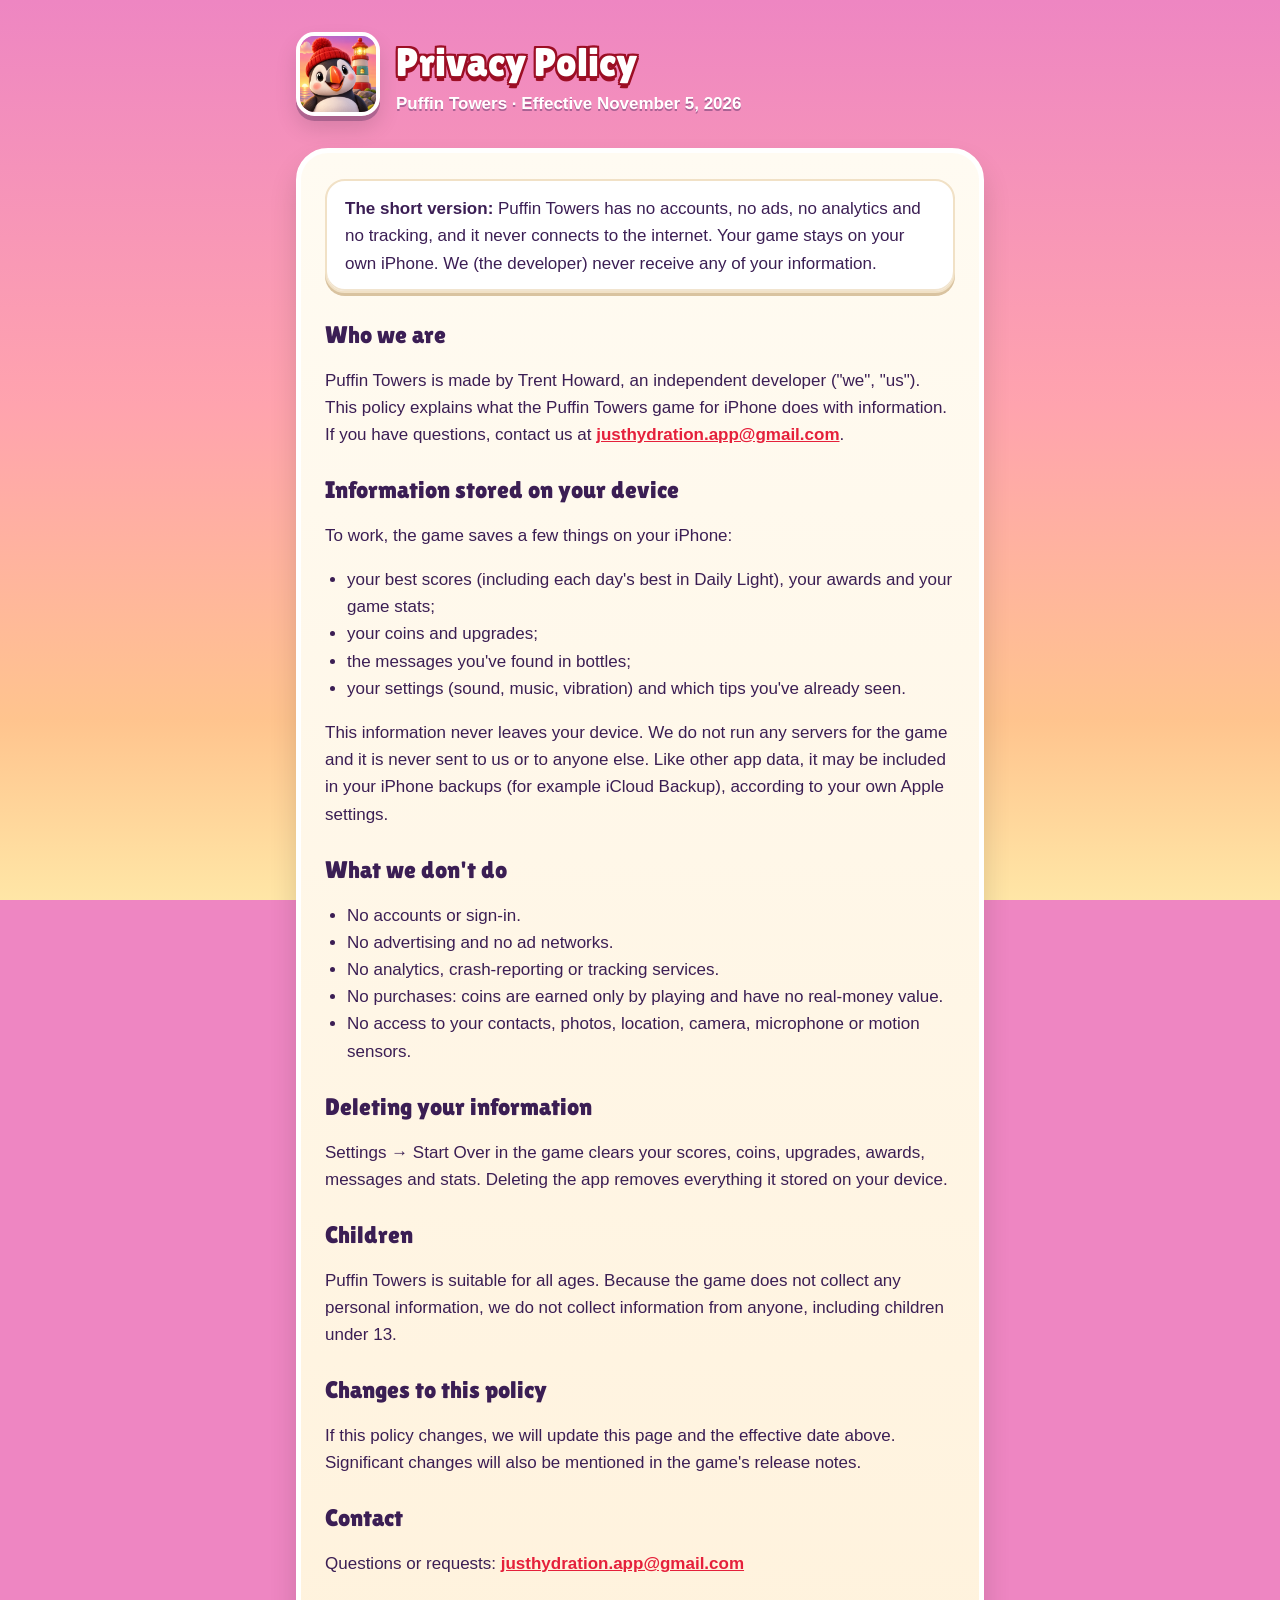
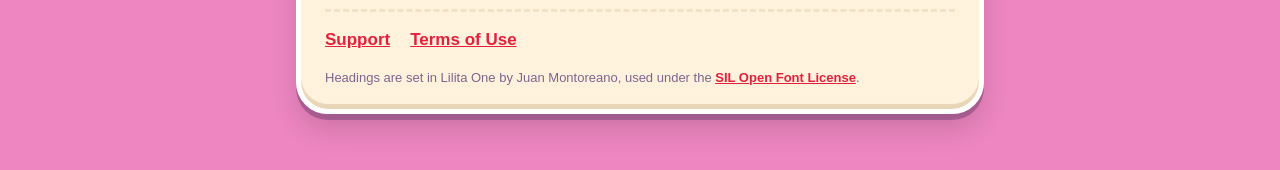
<file: puffintowers/privacy.html>
<!doctype html>
<html lang="en">
<head>
  <meta charset="utf-8">
  <meta name="viewport" content="width=device-width, initial-scale=1">
  <title>Privacy Policy – Puffin Towers</title>
  <link rel="stylesheet" href="style.css">
  <link rel="icon" type="image/png" href="icon.png">
  <link rel="apple-touch-icon" href="icon.png">
</head>
<body>
<main>
  <header>
    <a href="index.html"><img class="icon" src="icon.png" alt="Puffin Towers app icon" width="84" height="84"></a>
    <div>
      <h1 class="title">Privacy Policy</h1>
      <div class="tagline">Puffin Towers · Effective November 5, 2026</div>
    </div>
  </header>

  <div class="sheet">
    <div class="card">
      <strong>The short version:</strong> Puffin Towers has no accounts, no ads, no analytics and no tracking, and it
      never connects to the internet. Your game stays on your own iPhone. We (the developer) never receive any of your
      information.
    </div>

    <h2>Who we are</h2>
    <p>Puffin Towers is made by Trent Howard, an independent developer ("we", "us"). This policy explains what the
    Puffin Towers game for iPhone does with information. If you have questions, contact us at
    <a href="mailto:justhydration.app@gmail.com">justhydration.app@gmail.com</a>.</p>

    <h2>Information stored on your device</h2>
    <p>To work, the game saves a few things on your iPhone:</p>
    <ul>
      <li>your best scores (including each day's best in Daily Light), your awards and your game stats;</li>
      <li>your coins and upgrades;</li>
      <li>the messages you've found in bottles;</li>
      <li>your settings (sound, music, vibration) and which tips you've already seen.</li>
    </ul>
    <p>This information never leaves your device. We do not run any servers for the game and it is never sent to us
    or to anyone else. Like other app data, it may be included in your iPhone backups (for example iCloud Backup),
    according to your own Apple settings.</p>

    <h2>What we don't do</h2>
    <ul>
      <li>No accounts or sign-in.</li>
      <li>No advertising and no ad networks.</li>
      <li>No analytics, crash-reporting or tracking services.</li>
      <li>No purchases: coins are earned only by playing and have no real-money value.</li>
      <li>No access to your contacts, photos, location, camera, microphone or motion sensors.</li>
    </ul>

    <h2>Deleting your information</h2>
    <p>Settings → Start Over in the game clears your scores, coins, upgrades, awards, messages and stats. Deleting the
    app removes everything it stored on your device.</p>

    <h2>Children</h2>
    <p>Puffin Towers is suitable for all ages. Because the game does not collect any personal information, we do not
    collect information from anyone, including children under 13.</p>

    <h2>Changes to this policy</h2>
    <p>If this policy changes, we will update this page and the effective date above. Significant changes will also be
    mentioned in the game's release notes.</p>

    <h2>Contact</h2>
    <p>Questions or requests: <a href="mailto:justhydration.app@gmail.com">justhydration.app@gmail.com</a></p>

    <nav>
      <a href="index.html">Support</a>
      <a href="https://www.apple.com/legal/internet-services/itunes/dev/stdeula/" rel="noopener">Terms of Use</a>
    </nav>
    <p class="credits">Headings are set in Lilita One by Juan Montoreano, used under the
    <a href="fonts/LilitaOne-OFL.txt">SIL Open Font License</a>.</p>
  </div>
</main>
</body>
</html>
</file>
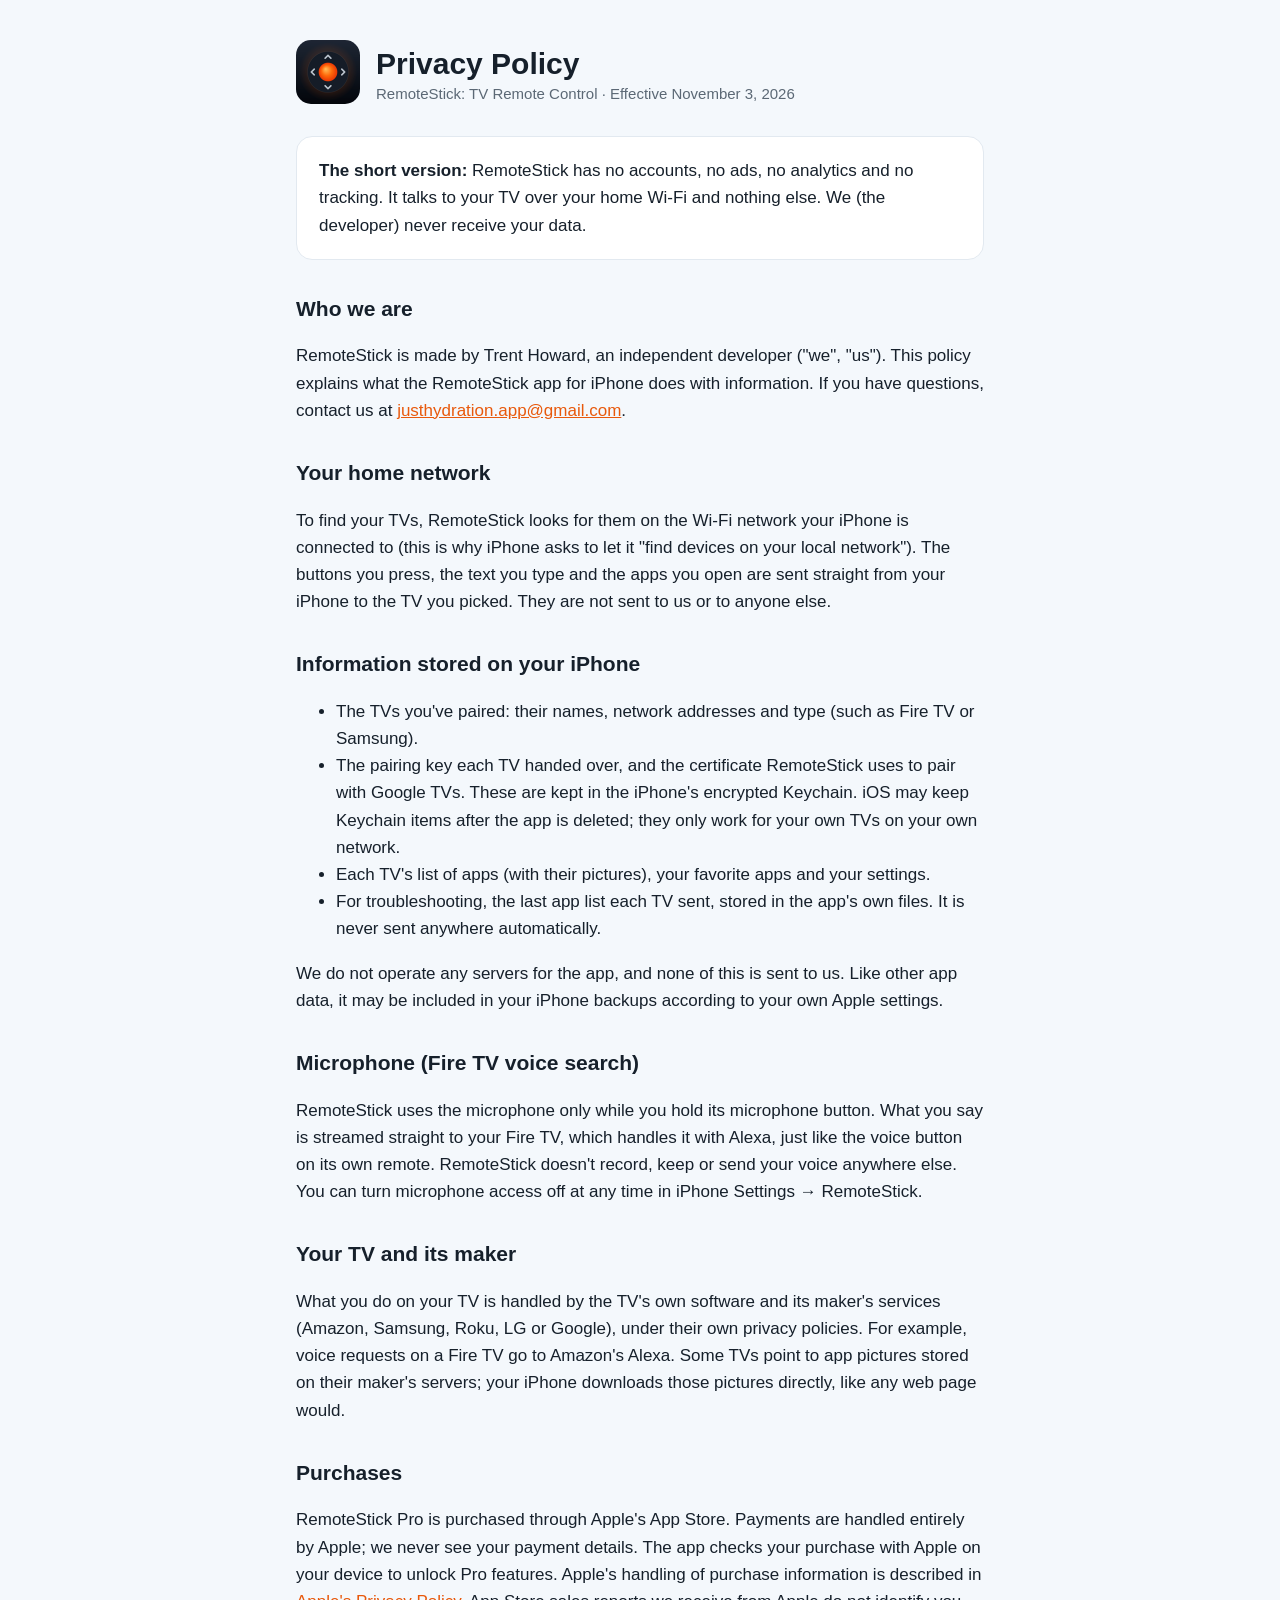
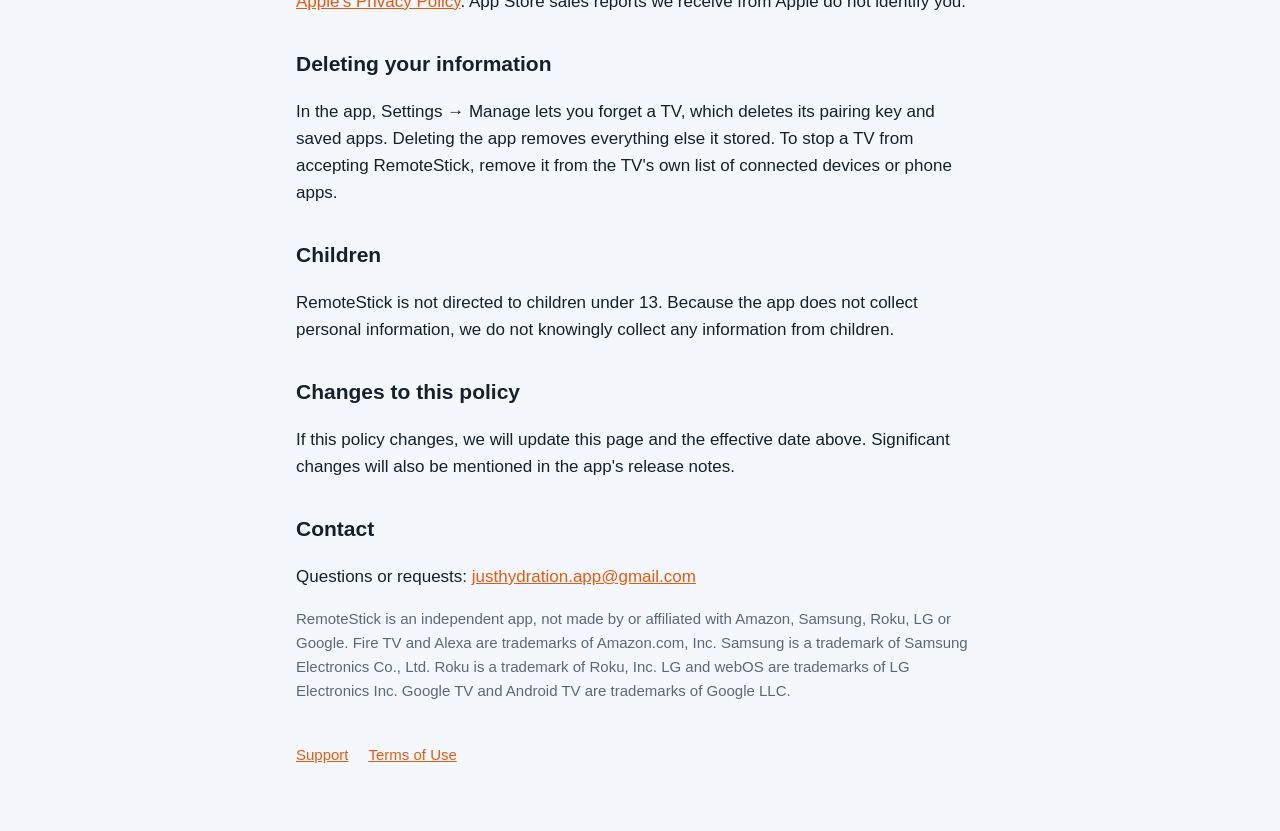
<file: remotestick/privacy.html>
<!doctype html>
<html lang="en">
<head>
  <meta charset="utf-8">
  <meta name="viewport" content="width=device-width, initial-scale=1">
  <title>Privacy Policy – RemoteStick</title>
  <link rel="stylesheet" href="style.css">
</head>
<body>
<main>
  <header>
    <a href="index.html"><img src="icon.png" alt=""></a>
    <div>
      <h1>Privacy Policy</h1>
      <div class="muted">RemoteStick: TV Remote Control · Effective November 3, 2026</div>
    </div>
  </header>

  <div class="card">
    <strong>The short version:</strong> RemoteStick has no accounts, no ads, no analytics and no tracking. It talks
    to your TV over your home Wi-Fi and nothing else. We (the developer) never receive your data.
  </div>

  <h2>Who we are</h2>
  <p>RemoteStick is made by Trent Howard, an independent developer ("we", "us"). This policy explains what the
  RemoteStick app for iPhone does with information. If you have questions, contact us at
  <a href="mailto:justhydration.app@gmail.com">justhydration.app@gmail.com</a>.</p>

  <h2>Your home network</h2>
  <p>To find your TVs, RemoteStick looks for them on the Wi-Fi network your iPhone is connected to (this is why iPhone
  asks to let it "find devices on your local network"). The buttons you press, the text you type and the apps you
  open are sent straight from your iPhone to the TV you picked. They are not sent to us or to anyone else.</p>

  <h2>Information stored on your iPhone</h2>
  <ul>
    <li>The TVs you've paired: their names, network addresses and type (such as Fire TV or Samsung).</li>
    <li>The pairing key each TV handed over, and the certificate RemoteStick uses to pair with Google TVs. These are
      kept in the iPhone's encrypted Keychain. iOS may keep Keychain items after the app is deleted; they only work
      for your own TVs on your own network.</li>
    <li>Each TV's list of apps (with their pictures), your favorite apps and your settings.</li>
    <li>For troubleshooting, the last app list each TV sent, stored in the app's own files. It is never sent
      anywhere automatically.</li>
  </ul>
  <p>We do not operate any servers for the app, and none of this is sent to us. Like other app data, it may be
  included in your iPhone backups according to your own Apple settings.</p>

  <h2>Microphone (Fire TV voice search)</h2>
  <p>RemoteStick uses the microphone only while you hold its microphone button. What you say is streamed straight to
  your Fire TV, which handles it with Alexa, just like the voice button on its own remote. RemoteStick doesn't record,
  keep or send your voice anywhere else. You can turn microphone access off at any time in iPhone Settings →
  RemoteStick.</p>

  <h2>Your TV and its maker</h2>
  <p>What you do on your TV is handled by the TV's own software and its maker's services (Amazon, Samsung, Roku, LG or
  Google), under their own privacy policies. For example, voice requests on a Fire TV go to Amazon's Alexa. Some TVs
  point to app pictures stored on their maker's servers; your iPhone downloads those pictures directly, like any
  web page would.</p>

  <h2>Purchases</h2>
  <p>RemoteStick Pro is purchased through Apple's App Store. Payments are handled entirely by Apple; we never see your
  payment details. The app checks your purchase with Apple on your device to unlock Pro features. Apple's handling of
  purchase information is described in <a href="https://www.apple.com/legal/privacy/" rel="noopener">Apple's Privacy
  Policy</a>. App Store sales reports we receive from Apple do not identify you.</p>

  <h2>Deleting your information</h2>
  <p>In the app, Settings → Manage lets you forget a TV, which deletes its pairing key and saved apps. Deleting the
  app removes everything else it stored. To stop a TV from accepting RemoteStick, remove it from the TV's own list of
  connected devices or phone apps.</p>

  <h2>Children</h2>
  <p>RemoteStick is not directed to children under 13. Because the app does not collect personal information, we do
  not knowingly collect any information from children.</p>

  <h2>Changes to this policy</h2>
  <p>If this policy changes, we will update this page and the effective date above. Significant changes will also be
  mentioned in the app's release notes.</p>

  <h2>Contact</h2>
  <p>Questions or requests: <a href="mailto:justhydration.app@gmail.com">justhydration.app@gmail.com</a></p>

  <p class="muted">RemoteStick is an independent app, not made by or affiliated with Amazon, Samsung, Roku, LG or
  Google. Fire TV and Alexa are trademarks of Amazon.com, Inc. Samsung is a trademark of Samsung Electronics Co., Ltd.
  Roku is a trademark of Roku, Inc. LG and webOS are trademarks of LG Electronics Inc. Google TV and Android TV are
  trademarks of Google LLC.</p>

  <nav>
    <a href="index.html">Support</a>
    <a href="https://www.apple.com/legal/internet-services/itunes/dev/stdeula/" rel="noopener">Terms of Use</a>
  </nav>
</main>
</body>
</html>
</file>
<file: fruitytumble/style.css>
:root {
  --bg: #fff6e4;
  --card: #ffffff;
  --text: #4a2a14;
  --muted: #8a6a52;
  --accent: #e8650f;
  --green: #3f9b2c;
  --border: #f1d9b5;
}

@media (prefers-color-scheme: dark) {
  :root {
    --bg: #1d140d;
    --card: #2a1e15;
    --text: #fbeedd;
    --muted: #c9ad92;
    --accent: #ff9a4d;
    --green: #7fd36a;
    --border: #45321f;
  }
}

* { box-sizing: border-box; }

body {
  margin: 0;
  background: var(--bg);
  color: var(--text);
  font: 17px/1.6 ui-rounded, -apple-system, BlinkMacSystemFont, "Segoe UI", Roboto, Helvetica, Arial, sans-serif;
}

main {
  max-width: 720px;
  margin: 0 auto;
  padding: 40px 16px 64px;
}

header {
  display: flex;
  align-items: center;
  gap: 16px;
  margin-bottom: 24px;
}

header img {
  width: 72px;
  height: 72px;
  border-radius: 17px;
  box-shadow: 0 4px 12px rgba(120, 60, 10, 0.18);
}

header a { color: inherit; text-decoration: none; }

h1 { font-size: 32px; line-height: 1.15; margin: 0; }
h2 { font-size: 21px; margin: 32px 0 8px; color: var(--accent); }
h3 { font-size: 18px; margin: 20px 0 4px; }
.muted { color: var(--muted); font-size: 15px; }

.card {
  background: var(--card);
  border: 2px solid var(--border);
  border-radius: 18px;
  padding: 16px 18px;
  margin: 16px 0;
}

a { color: var(--accent); }

nav {
  margin-top: 40px;
  padding-top: 16px;
  border-top: 2px solid var(--border);
  display: flex;
  gap: 20px;
  flex-wrap: wrap;
}
</file>
<file: habitduo/style.css>
/* Habit Duo's "Frosted" look: milky glass over soft sage, blossom and lavender light. */
:root {
  --canvas: #eef0ef;
  --glass: rgba(255, 255, 255, 0.8);
  --rim: rgba(255, 255, 255, 0.95);
  --ink: #151b18;
  --ink2: #4b5651;
  --link: #23663f;
  --sage: rgba(143, 220, 176, 0.75);
  --blossom: rgba(248, 169, 203, 0.5);
  --lavender: rgba(195, 184, 244, 0.55);
  --shadow: rgba(20, 38, 28, 0.08);
}

@media (prefers-color-scheme: dark) {
  :root {
    --canvas: #0d110f;
    --glass: rgba(17, 22, 19, 0.6);
    --rim: rgba(255, 255, 255, 0.16);
    --ink: #f2f5f3;
    --ink2: #b9c3be;
    --link: #7bd6a6;
    --sage: rgba(47, 107, 76, 0.75);
    --blossom: rgba(122, 46, 82, 0.65);
    --lavender: rgba(62, 55, 112, 0.75);
    --shadow: rgba(0, 0, 0, 0.3);
  }
}

* { box-sizing: border-box; }

html { background: var(--canvas); }

body {
  margin: 0;
  min-height: 100vh;
  color: var(--ink);
  font: 17px/1.6 -apple-system, BlinkMacSystemFont, "Segoe UI", Roboto, Helvetica, Arial, sans-serif;
  background:
    radial-gradient(40rem 32rem at 95% -10%, var(--sage), transparent 70%),
    radial-gradient(34rem 30rem at -10% 45%, var(--blossom), transparent 70%),
    radial-gradient(40rem 34rem at 90% 100%, var(--lavender), transparent 70%),
    var(--canvas);
  background-attachment: fixed;
}

main {
  max-width: 720px;
  margin: 0 auto;
  padding: 40px 16px 64px;
}

header {
  display: flex;
  align-items: center;
  gap: 16px;
  margin-bottom: 28px;
}

header img {
  width: 72px;
  height: 72px;
  border-radius: 17px;
  box-shadow: 0 8px 24px var(--shadow);
}

header a { color: inherit; text-decoration: none; }

h1 { font-size: 36px; font-weight: 300; line-height: 1.15; margin: 0; letter-spacing: -0.02em; }
h2 { font-size: 22px; font-weight: 400; margin: 34px 0 8px; }
h3 { font-size: 18px; font-weight: 500; margin: 22px 0 4px; }
p, li { color: var(--ink); }
.muted { color: var(--ink2); font-size: 15px; }

.card {
  background: var(--glass);
  border: 1px solid var(--rim);
  border-radius: 28px;
  padding: 20px 24px;
  margin: 18px 0;
  box-shadow: 0 10px 32px var(--shadow);
  -webkit-backdrop-filter: blur(20px);
  backdrop-filter: blur(20px);
}

a { color: var(--link); }

nav { margin-top: 44px; font-size: 15px; }
nav a {
  display: inline-block;
  margin: 0 8px 8px 0;
  padding: 8px 16px;
  border-radius: 999px;
  background: var(--glass);
  border: 1px solid var(--rim);
  text-decoration: none;
}
</file>
<file: puffintowers/style.css>
/* Puffin Towers' Glossy Toy Box look: the sunset sky behind, a cream panel with a white rim and a
   soft drop, white rows, and headings in Lilita One (SIL Open Font License, fonts/LilitaOne-OFL.txt).
   The colours are the game's own (App/Views/Theme.swift). */

@font-face {
  font-family: "Lilita One";
  src: url("fonts/LilitaOne-Regular.ttf") format("truetype");
  font-display: swap;
}

:root {
  --ink: #3b1e54;
  --ink-soft: #7a6690;
  --panel-top: #fffbf2;
  --panel-bottom: #fff2dc;
  --panel-inner: #e9d6b8;
  --row-border: #f1e1c6;
  --row-inner: #f1e4cf;
  --row-shade: #d9c3a0;
  --shade: rgba(42, 20, 64, 0.28);
  --cherry: #e5203b;
  --cherry-edge: #9c0f25;
  color-scheme: light;
}

* { box-sizing: border-box; }

html { background: #ee86c2; }

body {
  margin: 0;
  min-height: 100vh;
  color: var(--ink);
  font: 17px/1.6 ui-rounded, "SF Pro Rounded", -apple-system, BlinkMacSystemFont, "Segoe UI", Roboto, Helvetica, Arial, sans-serif;
  background: linear-gradient(180deg, #ee86c2 0%, #ffa3ae 45%, #ffc48e 80%, #ffe6a6 100%) fixed;
}

main {
  max-width: 720px;
  margin: 0 auto;
  padding: 32px 16px 56px;
}

header {
  display: flex;
  align-items: center;
  gap: 16px;
  margin-bottom: 24px;
}

header img.icon {
  width: 84px;
  height: 84px;
  flex: none;
  border-radius: 22%;
  border: 4px solid #fff;
  box-shadow: 0 5px 0 var(--shade), 0 12px 22px rgba(0, 0, 0, 0.12);
}

header a { color: inherit; text-decoration: none; }

h1, h2 {
  font-family: "Lilita One", ui-rounded, -apple-system, sans-serif;
  font-weight: 400;
}

h1 { margin: 0; line-height: 1; }

/* The support page uses the game's logo as its title. */
h1 img.logo {
  display: block;
  width: 228px;
  max-width: 100%;
  height: auto;
}

/* A white title with a cherry outline and drop, like the game's titles. */
h1.title {
  font-size: 40px;
  line-height: 1.1;
  color: #fff;
  text-shadow:
    2px 0 0 var(--cherry-edge), -2px 0 0 var(--cherry-edge), 0 2px 0 var(--cherry-edge), 0 -2px 0 var(--cherry-edge),
    2px 2px 0 var(--cherry-edge), -2px 2px 0 var(--cherry-edge), 2px -2px 0 var(--cherry-edge), -2px -2px 0 var(--cherry-edge),
    0 5px 0 var(--cherry-edge);
}

.tagline {
  margin-top: 6px;
  color: #fff;
  font-weight: 800;
  text-shadow: 0 2px 0 rgba(59, 30, 84, 0.4);
}

/* The cream panel: a white rim, a warm inner edge at the bottom, a firm drop and a soft shadow. */
.sheet {
  background: linear-gradient(180deg, var(--panel-top), var(--panel-bottom));
  border: 5px solid #fff;
  border-radius: 32px;
  padding: 6px 24px 22px;
  box-shadow: inset 0 -5px 0 var(--panel-inner), 0 6px 0 var(--shade), 0 16px 28px rgba(0, 0, 0, 0.14);
}

h2 {
  font-size: 24px;
  line-height: 1.2;
  margin: 28px 0 6px;
  color: var(--ink);
}

/* A white row, like the lists in the game. */
.card {
  background: #fff;
  border: 2px solid var(--row-border);
  border-radius: 20px;
  padding: 14px 18px;
  margin: 20px 0 8px;
  box-shadow: inset 0 -2px 0 var(--row-inner), 0 3px 0 var(--row-shade);
}

ul { padding-left: 22px; }

/* Long addresses (the email) wrap instead of sticking out on very narrow screens. */
a { color: var(--cherry); font-weight: 700; overflow-wrap: anywhere; }

nav {
  margin-top: 32px;
  padding-top: 14px;
  border-top: 3px dashed var(--row-border);
  display: flex;
  gap: 20px;
  flex-wrap: wrap;
}

.credits {
  margin: 14px 0 0;
  font-size: 13px;
  line-height: 1.5;
  color: var(--ink-soft);
}

.credits a { font-weight: 600; }

@media (max-width: 480px) {
  h1.title { font-size: 32px; }
  h1 img.logo { width: 176px; }
  .tagline { font-size: 15px; }
  header img.icon { width: 68px; height: 68px; }
  .sheet { padding: 4px 16px 18px; border-radius: 26px; }
}
</file>
<file: remotestick/style.css>
:root {
  --bg: #f4f8fc;
  --card: #ffffff;
  --text: #16202b;
  --muted: #5b6875;
  --accent: #e8590c;
  --border: #e2e9f0;
}

@media (prefers-color-scheme: dark) {
  :root {
    --bg: #0f1419;
    --card: #182029;
    --text: #e8eef4;
    --muted: #9aa8b5;
    --accent: #ff8a4c;
    --border: #26313c;
  }
}

* { box-sizing: border-box; }

body {
  margin: 0;
  background: var(--bg);
  color: var(--text);
  font: 17px/1.6 -apple-system, BlinkMacSystemFont, "Segoe UI", Roboto, Helvetica, Arial, sans-serif;
}

main {
  max-width: 720px;
  margin: 0 auto;
  padding: 40px 16px 64px;
}

header {
  display: flex;
  align-items: center;
  gap: 16px;
  margin-bottom: 24px;
}

header img {
  width: 64px;
  height: 64px;
  border-radius: 15px;
}

header a { color: inherit; text-decoration: none; }

h1 { font-size: 30px; line-height: 1.2; margin: 0; }
h2 { font-size: 21px; margin: 32px 0 8px; }
h3 { font-size: 18px; margin: 20px 0 4px; }
p, li { color: var(--text); }
.muted { color: var(--muted); font-size: 15px; }

.card {
  background: var(--card);
  border: 1px solid var(--border);
  border-radius: 16px;
  padding: 20px 22px;
  margin: 16px 0;
}

a { color: var(--accent); }

nav { margin-top: 40px; font-size: 15px; }
nav a { margin-right: 16px; }
</file>
<file: style.css>
:root {
  --bg: #f4f8fc;
  --card: #ffffff;
  --text: #16202b;
  --muted: #5b6875;
  --accent: #2f8fe8;
  --border: #e2e9f0;
}

@media (prefers-color-scheme: dark) {
  :root {
    --bg: #0f1419;
    --card: #182029;
    --text: #e8eef4;
    --muted: #9aa8b5;
    --accent: #6cb6ff;
    --border: #26313c;
  }
}

* { box-sizing: border-box; }

body {
  margin: 0;
  background: var(--bg);
  color: var(--text);
  font: 17px/1.6 -apple-system, BlinkMacSystemFont, "Segoe UI", Roboto, Helvetica, Arial, sans-serif;
}

main {
  max-width: 720px;
  margin: 0 auto;
  padding: 40px 16px 64px;
}

header {
  display: flex;
  align-items: center;
  gap: 16px;
  margin-bottom: 24px;
}

header img {
  width: 64px;
  height: 64px;
  border-radius: 15px;
}

header a { color: inherit; text-decoration: none; }

h1 { font-size: 30px; line-height: 1.2; margin: 0; }
h2 { font-size: 21px; margin: 32px 0 8px; }
h3 { font-size: 18px; margin: 20px 0 4px; }
p, li { color: var(--text); }
.muted { color: var(--muted); font-size: 15px; }

.card {
  background: var(--card);
  border: 1px solid var(--border);
  border-radius: 16px;
  padding: 20px 22px;
  margin: 16px 0;
}

a { color: var(--accent); }

nav { margin-top: 40px; font-size: 15px; }
nav a { margin-right: 16px; }

.store-badge { margin: 20px 0 28px; }
.store-badge a { display: inline-block; border-radius: 10px; }
.store-badge img { display: block; height: 54px; width: auto; }

.legal { font-size: 13px; line-height: 1.5; margin: 16px 0 0; }
</file>
